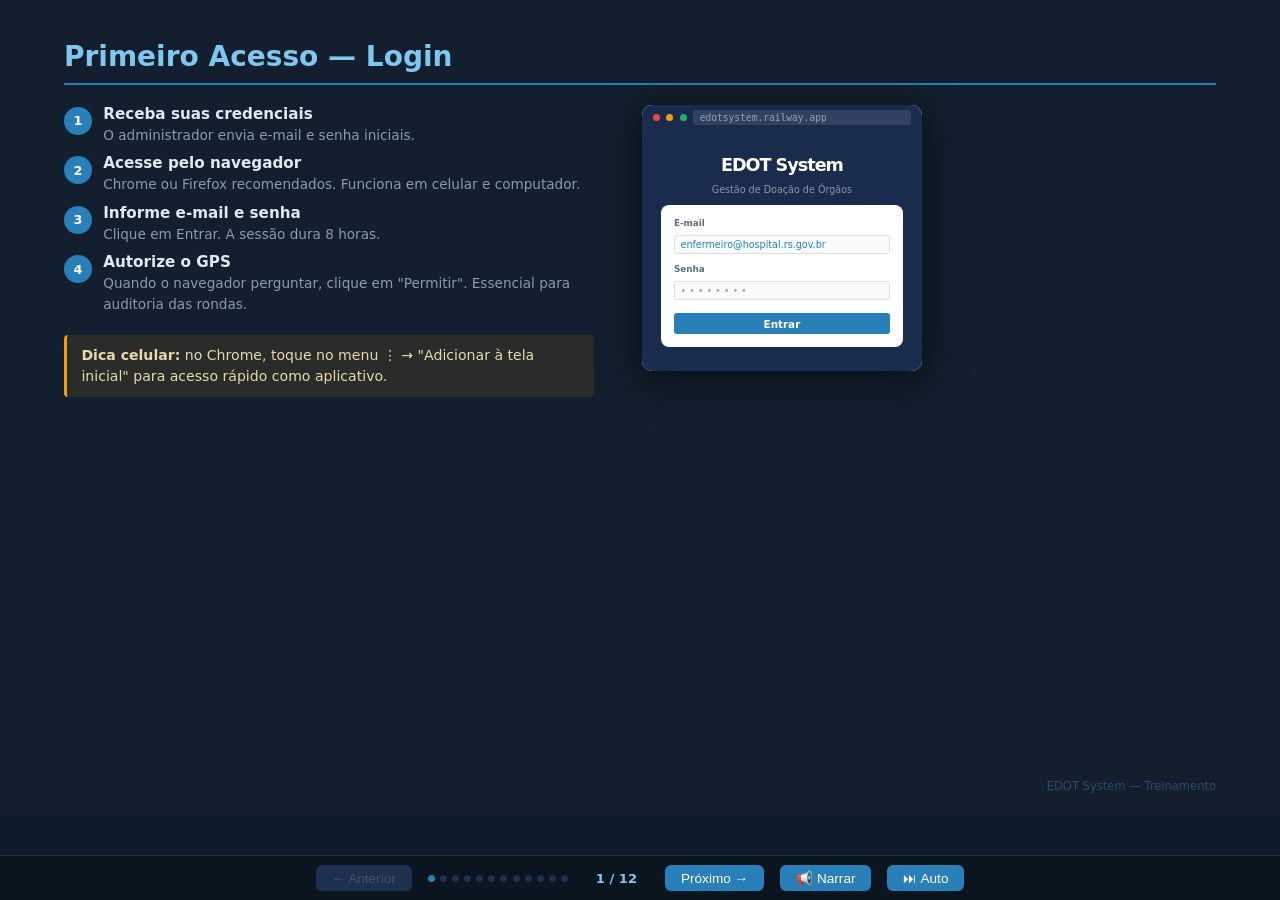
<file: index.html>
<!DOCTYPE html>
<html lang="pt-BR">
<head>
<meta charset="UTF-8">
<meta name="viewport" content="width=device-width, initial-scale=1.0">
<title>EDOT System — Treinamento</title>
<style>
*,*::before,*::after{box-sizing:border-box;margin:0;padding:0}
body{font-family:'Segoe UI',system-ui,sans-serif;background:#0d1b2a;color:#fff;height:100vh;overflow:hidden;display:flex;flex-direction:column;user-select:none}

/* ── Slideshow ── */
#slides{flex:1;position:relative;overflow:hidden}
.slide{position:absolute;inset:0;display:flex;flex-direction:column;padding:2.5rem 4rem 1.5rem;opacity:0;transform:translateX(80px);transition:opacity .3s ease,transform .3s ease;pointer-events:none}
.slide.ativo{opacity:1;transform:translateX(0);pointer-events:auto}
.slide.saindo{opacity:0;transform:translateX(-80px)}
.slide-row{display:flex;gap:3rem;align-items:flex-start;flex:1;min-height:0}
.slide-capa,.slide-fim{justify-content:center;align-items:center;text-align:center}

/* Fundos */
.fundo-azul{background:linear-gradient(135deg,#1a2c4e 0%,#2980b9 100%)}
.fundo-escuro{background:#131f2e}
.fundo-verde{background:linear-gradient(135deg,#1a4e2c 0%,#27ae60 100%)}

/* ── Subtítulo de narração ── */
#subtitulo{background:rgba(0,0,0,.75);backdrop-filter:blur(6px);padding:.45rem 1.5rem;font-size:.82rem;color:#d0e8ff;line-height:1.5;min-height:2.4rem;display:flex;align-items:center;justify-content:center;text-align:center;border-top:1px solid rgba(41,128,185,.3);transition:opacity .3s}
#subtitulo.vazio{opacity:0}

/* ── Barra de navegação ── */
#nav{background:#0a1520;display:flex;align-items:center;justify-content:center;gap:1rem;padding:.55rem 1.5rem;border-top:1px solid #1e3050;flex-wrap:wrap}
#nav button{background:#2980b9;color:#fff;border:none;border-radius:6px;padding:.32rem 1rem;font-size:.85rem;cursor:pointer;transition:background .2s;white-space:nowrap}
#nav button:hover{background:#1a6fa3}
#nav button:disabled{background:#1e3050;color:#456;cursor:default}
#btn-narracao{background:#1e3a50}
#btn-narracao.ativa{background:#c0392b}
#btn-narracao.ativa:hover{background:#a93226}
#btn-avanco{background:#1e3a50}
#btn-avanco.ativo{background:#1a6b3c}
#btn-avanco.ativo:hover{background:#145a32}
#contador{color:#7ec8f0;font-size:.82rem;min-width:65px;text-align:center;font-weight:600}
.pontos{display:flex;gap:.32rem;flex-wrap:wrap;justify-content:center;max-width:260px}
.ponto{width:7px;height:7px;border-radius:50%;background:#1e3050;cursor:pointer;transition:background .2s}
.ponto.ativo{background:#2980b9}

/* ── Tipografia ── */
.titulo-capa{font-size:4rem;font-weight:800;letter-spacing:-2px;line-height:1}
.sub-capa{font-size:1.3rem;color:rgba(255,255,255,.75);margin:1rem 0 2rem}
.pill{background:rgba(255,255,255,.15);border-radius:30px;padding:.5rem 1.5rem;font-size:.95rem;color:rgba(255,255,255,.85);display:inline-block}
.slide-titulo{font-size:1.75rem;font-weight:700;color:#7ec8f0;margin-bottom:1.25rem;padding-bottom:.6rem;border-bottom:2px solid #2980b9;flex-shrink:0}
.slide-titulo-full{font-size:2rem;font-weight:700;color:#7ec8f0;margin-bottom:1.5rem;text-align:center}

/* ── Colunas ── */
.col{display:flex;flex-direction:column;gap:.75rem}
.col-texto{flex:1;min-width:0;max-width:46%}
.col-mock{flex:1;min-width:0;display:flex;align-items:flex-start;justify-content:center}
.col-wide{flex:2}

/* ── Itens numerados ── */
.item{display:flex;gap:.7rem;align-items:flex-start}
.num{background:#2980b9;color:#fff;border-radius:50%;width:1.75rem;height:1.75rem;min-width:1.75rem;display:flex;align-items:center;justify-content:center;font-weight:700;font-size:.8rem;margin-top:.15rem}
.num.verde{background:#27ae60}
.num.roxo{background:#7b2fa8}
.corpo strong{display:block;font-size:.95rem;color:#e0e8f0;margin-bottom:.15rem}
.corpo span{font-size:.85rem;color:#8a9bb0;line-height:1.55}

/* ── Listas ── */
.lista{list-style:none;display:flex;flex-direction:column;gap:.55rem}
.lista li{font-size:.9rem;color:#b0c0d0;padding-left:1.2rem;position:relative;line-height:1.5}
.lista li::before{content:'→';position:absolute;left:0;color:#2980b9;font-weight:700}
.lista li strong{color:#e0e8f0}

/* ── Destaques ── */
.destaque{background:rgba(41,128,185,.12);border-left:3px solid #2980b9;border-radius:4px;padding:.6rem .9rem;font-size:.88rem;color:#b0d0e8;line-height:1.5}
.destaque b{color:#7ec8f0}
.destaque-amarelo{background:rgba(243,156,18,.1);border-left:3px solid #f39c12;border-radius:4px;padding:.6rem .9rem;font-size:.88rem;color:#e8d8b0;line-height:1.5}
.destaque-vermelho{background:rgba(231,76,60,.1);border-left:3px solid #e74c3c;border-radius:4px;padding:.6rem .9rem;font-size:.88rem;color:#e8c0b8;line-height:1.5}
.destaque-verde{background:rgba(39,174,96,.1);border-left:3px solid #27ae60;border-radius:4px;padding:.6rem .9rem;font-size:.88rem;color:#b0e0c0;line-height:1.5}

/* ── Perfis grid ── */
.perfis{display:grid;grid-template-columns:1fr 1fr;gap:.75rem;width:100%}
.perfil-card{background:rgba(255,255,255,.05);border:1px solid rgba(255,255,255,.1);border-radius:8px;padding:.8rem 1rem}
.perfil-titulo{font-weight:700;font-size:.95rem;margin-bottom:.3rem}
.perfil-desc{font-size:.82rem;color:#8a9bb0;line-height:1.5}

/* ── Hierarquia ── */
.hier{display:flex;flex-direction:column;align-items:center;gap:.25rem}
.hier-item{border-radius:8px;padding:.55rem 2.5rem;font-weight:600;font-size:1rem;text-align:center;min-width:180px}
.hier-seta{color:#2980b9;font-size:1.2rem}

/* ── Screen mockup ── */
.mock{background:#f0f4f8;border-radius:10px;overflow:hidden;width:100%;box-shadow:0 8px 40px rgba(0,0,0,.6);color:#2c3e50;font-size:.68rem}
.mock-bar{background:#1a2c4e;padding:.35rem .7rem;display:flex;align-items:center;gap:.4rem}
.dot{width:7px;height:7px;border-radius:50%}
.mock-url{flex:1;background:rgba(255,255,255,.1);border-radius:3px;padding:.12rem .4rem;font-size:.6rem;color:rgba(255,255,255,.5);font-family:monospace}
.mock-body{display:flex;min-height:180px}
.mock-sidebar{width:38px;background:#1a2c4e;display:flex;flex-direction:column;align-items:center;padding:.5rem 0;gap:.35rem}
.msb{width:26px;height:5px;background:rgba(255,255,255,.2);border-radius:3px}
.msb.a{background:#2980b9}
.mock-main{flex:1;padding:.65rem}
.mh{font-weight:700;font-size:.8rem;color:#1a2c4e;margin-bottom:.45rem}
.mcard{background:#fff;border-radius:5px;border:1px solid #dde1e7;padding:.45rem .55rem;margin-bottom:.35rem}
.mbtn{display:inline-block;padding:.18rem .45rem;border-radius:3px;font-size:.58rem;font-weight:700;cursor:default;color:#fff}
.mbtn.az{background:#2980b9}.mbtn.vd{background:#27ae60}.mbtn.vm{background:#e74c3c}.mbtn.ci{background:#95a5a6}.mbtn.am{background:#f39c12}.mbtn.rx{background:#7b2fa8}
.mstats{display:grid;grid-template-columns:repeat(3,1fr);gap:.3rem;margin-bottom:.4rem}
.msc{background:#fff;border-radius:4px;border:1px solid #dde1e7;padding:.3rem;text-align:center}
.mscv{font-size:.95rem;font-weight:700;color:#1a2c4e;line-height:1}
.mscl{font-size:.5rem;color:#7f8c8d;margin-top:.08rem}
.msc.vd .mscv{color:#27ae60}.msc.am .mscv{color:#f39c12}.msc.az .mscv{color:#2980b9}
.mtable{width:100%;border-collapse:collapse}
.mtable th{background:#f0f4f8;font-size:.6rem;font-weight:600;color:#5d6d7e;padding:.2rem .35rem;text-align:left;border-bottom:1px solid #dde1e7}
.mtable td{font-size:.6rem;padding:.18rem .35rem;border-bottom:1px solid #f0f0f0;color:#2c3e50}
.minput{background:#f8fafc;border:1px solid #dde1e7;border-radius:3px;padding:.18rem .35rem;font-size:.6rem;color:#555;margin-bottom:.2rem;width:100%;display:block}
.mlabel{font-size:.55rem;color:#7f8c8d;font-weight:600;margin-bottom:.08rem;display:block}
.mmodal{background:#fff;border-radius:7px;box-shadow:0 6px 25px rgba(0,0,0,.25);padding:.65rem}
.mmt{font-weight:700;font-size:.75rem;color:#1a2c4e;margin-bottom:.4rem;padding-bottom:.25rem;border-bottom:1px solid #dde1e7}

/* ── Badges ── */
.b{display:inline-block;padding:.1rem .4rem;border-radius:20px;font-size:.6rem;font-weight:700;white-space:nowrap}
.b-sc{background:#e8f4fd;color:#1a6fa3}.b-sp{background:#fff3e0;color:#b26a00}
.b-ac{background:#e8f8f5;color:#148f77}.b-pm{background:#f3e8fd;color:#7b2fa8}
.b-ms{background:#f2f3f4;color:#5d6d7e}.b-mc{background:#fef5e7;color:#9a5c00}
.b-cd{background:#e8f8f0;color:#1a6b3c}.b-sd{background:#fdecea;color:#c0392b}
.b-ar{background:#f2f3f4;color:#7f8c8d}.b-an{background:#fef9e7;color:#b7770d}

/* ── Fluxo status (diagrama) ── */
.fluxo{display:flex;flex-direction:column;gap:.65rem;width:100%}
.fl{display:flex;align-items:center;gap:.55rem;flex-wrap:wrap}
.fs{color:#7ec8f0;font-size:1.1rem;font-weight:300}
.fb{display:inline-flex;align-items:center;padding:.35rem .9rem;border-radius:20px;font-size:.82rem;font-weight:700;white-space:nowrap}
.fb-sc{background:#e8f4fd;color:#1a6fa3}.fb-sp{background:#fff3e0;color:#b26a00}
.fb-ac{background:#e8f8f5;color:#148f77}.fb-pm{background:#f3e8fd;color:#7b2fa8}
.fb-ms{background:#f2f3f4;color:#5d6d7e}.fb-mc{background:#fef5e7;color:#9a5c00}
.fb-cd{background:#e8f8f0;color:#1a6b3c}.fb-sd{background:#fdecea;color:#c0392b}
.fb-ar{background:#ecf0f1;color:#7f8c8d;border:1px solid #bdc3c7}
.fcond{background:rgba(255,255,255,.07);border-radius:4px;padding:.18rem .55rem;font-size:.75rem;color:#8a9bb0;font-style:italic}
.fsub{margin-left:2.5rem;padding-left:1rem;border-left:2px solid #2980b9;display:flex;flex-direction:column;gap:.5rem}

/* ── Ícone GPS ── */
.gps-demo{background:rgba(255,255,255,.05);border:1px solid rgba(255,255,255,.1);border-radius:8px;padding:.9rem 1.1rem;font-family:monospace;font-size:.88rem;color:#7ec8f0;line-height:1.8}
.gps-label{color:#8a9bb0;font-size:.75rem;font-family:inherit;margin-bottom:.2rem;display:block}

/* ── Rodapé do slide ── */
.slide-footer{text-align:right;font-size:.72rem;color:#2d4a6b;margin-top:.5rem;flex-shrink:0}

/* ── Indicador de voz ── */
#indicador-voz{position:fixed;top:.6rem;right:1rem;display:flex;align-items:center;gap:.4rem;background:rgba(10,21,32,.85);border:1px solid #2980b9;border-radius:20px;padding:.3rem .7rem;font-size:.75rem;color:#7ec8f0;opacity:0;transition:opacity .4s;pointer-events:none}
#indicador-voz.visivel{opacity:1}
.onda{display:flex;gap:2px;align-items:flex-end;height:14px}
.onda span{display:block;width:3px;background:#2980b9;border-radius:2px;animation:onda 0.8s ease-in-out infinite}
.onda span:nth-child(1){animation-delay:0s;height:4px}
.onda span:nth-child(2){animation-delay:.15s;height:10px}
.onda span:nth-child(3){animation-delay:.3s;height:7px}
.onda span:nth-child(4){animation-delay:.45s;height:12px}
.onda span:nth-child(5){animation-delay:.6s;height:5px}
@keyframes onda{0%,100%{transform:scaleY(.4)}50%{transform:scaleY(1)}}
</style>
</head>
<body>

<!-- Indicador de voz ativo -->
<div id="indicador-voz">
  <div class="onda"><span></span><span></span><span></span><span></span><span></span></div>
  <span id="ind-texto">Narrando...</span>
</div>

<div id="slides">

  <!-- ── 1. Login ── -->
  <div class="slide fundo-escuro ativo">
    <div class="slide-titulo">Primeiro Acesso — Login</div>
    <div class="slide-row">
      <div class="col col-texto">
        <div class="col" style="gap:.5rem">
          <div class="item"><div class="num">1</div><div class="corpo"><strong>Receba suas credenciais</strong><span>O administrador envia e-mail e senha iniciais.</span></div></div>
          <div class="item"><div class="num">2</div><div class="corpo"><strong>Acesse pelo navegador</strong><span>Chrome ou Firefox recomendados. Funciona em celular e computador.</span></div></div>
          <div class="item"><div class="num">3</div><div class="corpo"><strong>Informe e-mail e senha</strong><span>Clique em Entrar. A sessão dura 8 horas.</span></div></div>
          <div class="item"><div class="num">4</div><div class="corpo"><strong>Autorize o GPS</strong><span>Quando o navegador perguntar, clique em "Permitir". Essencial para auditoria das rondas.</span></div></div>
        </div>
        <div class="destaque-amarelo" style="margin-top:.5rem"><b>Dica celular:</b> no Chrome, toque no menu ⋮ → "Adicionar à tela inicial" para acesso rápido como aplicativo.</div>
      </div>
      <div class="col col-mock">
        <div class="mock" style="max-width:280px">
          <div class="mock-bar">
            <div class="dot" style="background:#e74c3c"></div><div class="dot" style="background:#f39c12"></div><div class="dot" style="background:#27ae60"></div>
            <div class="mock-url">edotsystem.railway.app</div>
          </div>
          <div style="background:#1a2c4e;padding:1.5rem 1.2rem;display:flex;flex-direction:column;align-items:center;gap:.6rem">
            <div style="font-size:1.1rem;font-weight:800;color:#fff;letter-spacing:-1px">EDOT System</div>
            <div style="font-size:.6rem;color:rgba(255,255,255,.5)">Gestão de Doação de Órgãos</div>
            <div style="background:#fff;border-radius:8px;padding:.8rem;width:100%;display:flex;flex-direction:column;gap:.4rem">
              <span class="mlabel" style="color:#5d6d7e">E-mail</span>
              <div class="minput" style="color:#2980b9">enfermeiro@hospital.rs.gov.br</div>
              <span class="mlabel" style="color:#5d6d7e">Senha</span>
              <div class="minput" style="color:#aaa;letter-spacing:3px">••••••••</div>
              <div class="mbtn az" style="text-align:center;padding:.3rem;margin-top:.2rem;font-size:.65rem">Entrar</div>
            </div>
          </div>
        </div>
      </div>
    </div>
    <div class="slide-footer">EDOT System — Treinamento</div>
  </div>

  <!-- ── 5. Dashboard ── -->
  <div class="slide fundo-escuro">
    <div class="slide-titulo">Dashboard — Visão Geral</div>
    <div class="slide-row">
      <div class="col col-texto">
        <p style="font-size:.95rem;color:#b0c0d0;line-height:1.6">Primeira tela após o login. Mostra um <strong style="color:#7ec8f0">resumo em tempo real</strong> do hospital.</p>
        <ul class="lista" style="margin-top:.5rem">
          <li><strong>Cards de estatísticas</strong> — pacientes por fase clínica, rondas realizadas e leitos visitados</li>
          <li><strong>Filtro de período</strong> — 7, 30 ou 90 dias</li>
          <li><strong>Lista de pacientes ativos</strong> — os casos mais recentes com status e setor</li>
          <li><strong>Rondas recentes</strong> — histórico das últimas rondas do hospital</li>
        </ul>
        <div class="destaque" style="margin-top:.5rem"><b>OPO / CET:</b> veem dados de todos os hospitais sob sua supervisão.</div>
      </div>
      <div class="col col-mock">
        <div class="mock">
          <div class="mock-bar">
            <div class="dot" style="background:#e74c3c"></div><div class="dot" style="background:#f39c12"></div><div class="dot" style="background:#27ae60"></div>
            <div class="mock-url">edotsystem.railway.app/dashboard</div>
          </div>
          <div class="mock-body">
            <div class="mock-sidebar"><div class="msb a"></div><div class="msb"></div><div class="msb"></div><div class="msb"></div></div>
            <div class="mock-main">
              <div style="display:flex;justify-content:space-between;align-items:center;margin-bottom:.5rem">
                <div class="mh" style="margin:0">Dashboard</div>
                <select style="font-size:.55rem;padding:.1rem .3rem;border:1px solid #dde;border-radius:3px;color:#555"><option>30 dias</option></select>
              </div>
              <div class="mstats">
                <div class="msc"><div class="mscv">4</div><div class="mscl">Em Sedação</div></div>
                <div class="msc am"><div class="mscv">2</div><div class="mscl">Protocolo M.E.</div></div>
                <div class="msc vd"><div class="mscv">1</div><div class="mscl">M.E. Com Doação</div></div>
                <div class="msc"><div class="mscv">12</div><div class="mscl">Rondas</div></div>
                <div class="msc"><div class="mscv">1</div><div class="mscl">M.E. Confirmado</div></div>
                <div class="msc az"><div class="mscv">87</div><div class="mscl">Leitos Visitados</div></div>
              </div>
              <div class="mcard">
                <div class="mh" style="font-size:.65rem;margin-bottom:.3rem">Pacientes Ativos</div>
                <table class="mtable">
                  <thead><tr><th>Iniciais</th><th>Status</th><th>Setor</th></tr></thead>
                  <tbody>
                    <tr><td>A.M.S.</td><td><span class="b b-pm">Protocolo M.E.</span></td><td>UTI</td></tr>
                    <tr><td>R.C.F.</td><td><span class="b b-sc">Sedação Contínua</span></td><td>PS</td></tr>
                    <tr><td>J.P.L.</td><td><span class="b b-ac">Acompanhamento</span></td><td>UTI</td></tr>
                  </tbody>
                </table>
              </div>
            </div>
          </div>
        </div>
      </div>
    </div>
    <div class="slide-footer">EDOT System — Treinamento</div>
  </div>

  <!-- ── 6. Iniciar Ronda ── -->
  <div class="slide fundo-escuro">
    <div class="slide-titulo">Realizando uma Ronda — Abertura</div>
    <div class="slide-row">
      <div class="col col-texto">
        <div class="col" style="gap:.5rem">
          <div class="item"><div class="num">1</div><div class="corpo"><strong>Menu lateral → Rondas</strong><span>Veja o histórico de rondas do seu hospital.</span></div></div>
          <div class="item"><div class="num">2</div><div class="corpo"><strong>Clique em "Nova Ronda"</strong><span>Selecione o turno: Manhã, Tarde, Noite ou Plantão.</span></div></div>
          <div class="item"><div class="num">3</div><div class="corpo"><strong>Selecione o setor</strong><span>Se a ronda cobrir apenas um setor, selecione. Caso cubra todo o hospital, deixe em branco.</span></div></div>
          <div class="item"><div class="num">4</div><div class="corpo"><strong>Clique em "Iniciar Ronda"</strong><span>O sistema captura a geolocalização e registra o horário de início.</span></div></div>
        </div>
        <div class="destaque-verde" style="margin-top:.5rem"><b>Atenção:</b> abra a ronda <b>dentro do hospital</b>, com o GPS do celular ativado. O ponto GPS ficará registrado para auditoria.</div>
      </div>
      <div class="col col-mock">
        <div class="mock">
          <div class="mock-bar">
            <div class="dot" style="background:#e74c3c"></div><div class="dot" style="background:#f39c12"></div><div class="dot" style="background:#27ae60"></div>
            <div class="mock-url">edotsystem.railway.app/ronda</div>
          </div>
          <div class="mock-body">
            <div class="mock-sidebar"><div class="msb"></div><div class="msb"></div><div class="msb a"></div><div class="msb"></div></div>
            <div class="mock-main">
              <div style="display:flex;justify-content:space-between;align-items:center;margin-bottom:.4rem">
                <div class="mh" style="margin:0">Rondas</div>
                <div class="mbtn vd" style="font-size:.58rem">+ Nova Ronda</div>
              </div>
              <div class="mcard" style="background:#fff9e6;border-color:#f39c12">
                <div class="mmt" style="color:#b26a00;border-color:#f39c12">Iniciar Nova Ronda</div>
                <span class="mlabel">Turno *</span>
                <div class="minput" style="color:#2980b9">▾ Manhã</div>
                <span class="mlabel">Setor (opcional)</span>
                <div class="minput" style="color:#2980b9">▾ UTI Adulto</div>
                <span class="mlabel">Observações iniciais</span>
                <div class="minput" style="height:28px"></div>
                <div style="text-align:right;margin-top:.3rem"><div class="mbtn vd" style="font-size:.6rem">📍 Iniciar Ronda</div></div>
              </div>
            </div>
          </div>
        </div>
      </div>
    </div>
    <div class="slide-footer">EDOT System — Treinamento</div>
  </div>

  <!-- ── 7. Pacientes na Ronda ── -->
  <div class="slide fundo-escuro">
    <div class="slide-titulo">Durante a Ronda — Acompanhar Pacientes</div>
    <div class="slide-row">
      <div class="col col-texto">
        <p style="font-size:.92rem;color:#b0c0d0;line-height:1.6">Após abrir a ronda, você verá <strong style="color:#7ec8f0">todos os pacientes ativos do hospital</strong> — automaticamente.</p>
        <div class="col" style="gap:.45rem;margin-top:.5rem">
          <div class="item"><div class="num">1</div><div class="corpo"><strong>Revise os casos existentes</strong><span>Pacientes de rondas anteriores já aparecem listados. Atualize o status de cada um conforme a visita de hoje.</span></div></div>
          <div class="item"><div class="num">2</div><div class="corpo"><strong>Registre novo caso</strong><span>Encontrou um novo paciente sedado? Clique em "Registrar Potencial".</span></div></div>
          <div class="item"><div class="num" style="background:#7b2fa8">!</div><div class="corpo"><strong>Nenhum PD encontrado?</strong><span>Clique em "Registrar ronda sem PD e encerrar" para registrar a passagem para auditoria mesmo sem casos.</span></div></div>
        </div>
        <div class="destaque" style="margin-top:.5rem">Os pacientes <b>não são apagados</b> ao encerrar a ronda — permanecem até serem arquivados.</div>
      </div>
      <div class="col col-mock">
        <div class="mock">
          <div class="mock-bar">
            <div class="dot" style="background:#e74c3c"></div><div class="dot" style="background:#f39c12"></div><div class="dot" style="background:#27ae60"></div>
            <div class="mock-url">edotsystem.railway.app/ronda</div>
          </div>
          <div class="mock-body">
            <div class="mock-sidebar"><div class="msb"></div><div class="msb"></div><div class="msb a"></div><div class="msb"></div></div>
            <div class="mock-main">
              <div style="display:flex;justify-content:space-between;align-items:center;margin-bottom:.35rem">
                <div><div class="mh" style="margin:0;font-size:.72rem">Hospital Lauro Réus — Manhã</div><div style="font-size:.55rem;color:#7f8c8d">Iniciada 08:14 · Em andamento</div></div>
                <div style="display:flex;gap:.3rem"><div class="mbtn vd" style="font-size:.55rem">+ Registrar</div><div class="mbtn vm" style="font-size:.55rem">Encerrar</div></div>
              </div>
              <div class="mcard">
                <table class="mtable">
                  <thead><tr><th>Iniciais</th><th>Pron.</th><th>Status</th><th>Ação</th></tr></thead>
                  <tbody>
                    <tr><td>A.M.S.</td><td>089234</td><td><span class="b b-pm">Protocolo M.E.</span></td><td><div class="mbtn ci" style="font-size:.52rem">Atualizar</div></td></tr>
                    <tr><td>R.C.F.</td><td>091002</td><td><span class="b b-sc">Sedação Cont.</span></td><td><div class="mbtn am" style="font-size:.52rem">Pausar</div></td></tr>
                    <tr><td>J.P.L.</td><td>087541</td><td><span class="b b-ac">Acompanhamento</span></td><td><div class="mbtn rx" style="font-size:.52rem">Protocolo</div></td></tr>
                  </tbody>
                </table>
              </div>
            </div>
          </div>
        </div>
      </div>
    </div>
    <div class="slide-footer">EDOT System — Treinamento</div>
  </div>

  <!-- ── 8. Registrar Potencial ── -->
  <div class="slide fundo-escuro">
    <div class="slide-titulo">Registrar Novo Potencial Doador</div>
    <div class="slide-row">
      <div class="col col-texto">
        <p style="font-size:.92rem;color:#b0c0d0;line-height:1.6">Ao identificar um novo caso, clique em <strong style="color:#7ec8f0">"Registrar Potencial"</strong> dentro da ronda aberta.</p>
        <ul class="lista" style="margin-top:.5rem">
          <li><strong>Iniciais</strong> — ex.: J.C.S. (nunca o nome completo — LGPD)</li>
          <li><strong>Prontuário</strong> — número único do hospital. Impede duplicatas.</li>
          <li><strong>Status inicial</strong> — selecione a fase clínica atual</li>
          <li><strong>Setor</strong> — pré-preenchido com o setor da ronda</li>
          <li><strong>Causa / Diagnóstico</strong> — ex.: TCE grave, AVC hemorrágico</li>
          <li><strong>Observações</strong> — dados clínicos relevantes para a equipe</li>
        </ul>
        <div class="destaque-vermelho" style="margin-top:.5rem"><b>LGPD:</b> registre apenas <b>iniciais</b> (ex.: J.C.S.), nunca o nome completo.</div>
      </div>
      <div class="col col-mock">
        <div class="mock" style="max-width:290px">
          <div class="mock-bar">
            <div class="dot" style="background:#e74c3c"></div><div class="dot" style="background:#f39c12"></div><div class="dot" style="background:#27ae60"></div>
            <div class="mock-url">Modal — Registrar Potencial Doador</div>
          </div>
          <div style="padding:.6rem;background:#f0f4f8">
            <div class="mmodal">
              <div class="mmt">Registrar Potencial Doador</div>
              <span class="mlabel">Iniciais * <span style="color:#e74c3c">(LGPD — não registrar nome)</span></span>
              <div class="minput" style="color:#2980b9">A.M.S.</div>
              <div style="display:grid;grid-template-columns:1fr 1fr;gap:.3rem">
                <div><span class="mlabel">Prontuário *</span><div class="minput">089234</div></div>
                <div><span class="mlabel">Status inicial *</span><div class="minput" style="color:#2980b9">▾ Sedação Contínua</div></div>
                <div><span class="mlabel">Nascimento</span><div class="minput">1962-03-15</div></div>
                <div><span class="mlabel">Setor</span><div class="minput" style="color:#27ae60">✔ UTI Adulto</div></div>
              </div>
              <span class="mlabel">Causa / Diagnóstico</span>
              <div class="minput">TCE grave</div>
              <div style="display:flex;justify-content:flex-end;gap:.3rem;margin-top:.4rem">
                <div class="mbtn ci" style="font-size:.6rem">Cancelar</div>
                <div class="mbtn vd" style="font-size:.6rem">✔ Registrar</div>
              </div>
            </div>
          </div>
        </div>
      </div>
    </div>
    <div class="slide-footer">EDOT System — Treinamento</div>
  </div>

  <!-- ── 9. Fluxo de Status ── -->
  <div class="slide fundo-escuro">
    <div class="slide-titulo-full">Fluxo de Status Clínico</div>
    <div class="fluxo">
      <div class="fl">
        <span class="fb fb-sc">Sedação Contínua</span><span class="fs">→</span>
        <span class="fcond">Pausar Sedação</span><span class="fs">→</span>
        <span class="fb fb-sp">Sedação Pausada</span>
      </div>
      <div style="margin-left:1rem;display:flex;flex-direction:column;gap:.4rem;padding-left:.9rem;border-left:2px solid #2980b9">
        <div class="fl"><span class="fcond">Reflexos do Tronco Encefálico AUSENTES</span><span class="fs">→</span><span class="fb fb-pm">Protocolo M.E. em Andamento</span></div>
        <div class="fl"><span class="fcond">Reflexos do Tronco Encefálico PRESENTES</span><span class="fs">→</span><span class="fb fb-ac">Acompanhamento</span><span class="fs">→</span><span class="fcond">Reavaliado nas próximas rondas</span><span class="fs">→</span><span class="fb fb-pm">Protocolo M.E.</span><span class="fs">ou</span><span class="fb fb-ar">Arquivar Caso</span></div>
      </div>
      <div style="margin-left:1rem;display:flex;flex-direction:column;gap:.4rem;padding-left:.9rem;border-left:2px solid #7b2fa8">
        <div class="fl"><span class="fcond">M.E. não confirmada</span><span class="fs">→</span><span class="fb fb-ms">M.E. Sem Confirmação</span><span class="fs">→</span><span class="fb fb-ar">Arquivar Caso</span></div>
        <div class="fl"><span class="fcond">M.E. confirmada</span><span class="fs">→</span><span class="fb fb-mc">M.E. Confirmado</span></div>
      </div>
      <div class="fsub" style="margin-left:2rem">
        <div class="fl"><span class="fb fb-mc">M.E. Confirmado</span><span class="fs">→</span><span class="fcond">Família aceitou</span><span class="fs">→</span><span class="fb fb-cd">M.E. Com Doação</span><span class="fs">→</span><span class="fb fb-ar">Arquivar</span></div>
        <div class="fl"><span class="fb fb-mc">M.E. Confirmado</span><span class="fs">→</span><span class="fcond">Família recusou / contraindicação</span><span class="fs">→</span><span class="fb fb-sd">M.E. Sem Doação</span><span class="fs">→</span><span class="fb fb-ar">Arquivar</span></div>
      </div>
    </div>
    <div class="destaque" style="margin-top:.75rem;font-size:.82rem">Os botões de ação <b>mudam automaticamente</b> conforme o status atual. Não é possível pular etapas. Somente os status finais permitem arquivamento.</div>
    <div class="slide-footer">EDOT System — Treinamento</div>
  </div>

  <!-- ── 10. Atualizar Status ── -->
  <div class="slide fundo-escuro">
    <div class="slide-titulo">Atualizando o Status na Ronda</div>
    <div class="slide-row">
      <div class="col col-texto">
        <p style="font-size:.92rem;color:#b0c0d0;line-height:1.6">Na linha do paciente, clique no botão correspondente ao resultado da avaliação clínica de hoje.</p>
        <div class="col" style="gap:.5rem;margin-top:.5rem">
          <div class="item"><div class="num">1</div><div class="corpo"><strong>Clique no botão de ação</strong><span>Ex.: "TE Ausentes → Protocolo M.E." se os reflexos estiverem ausentes.</span></div></div>
          <div class="item"><div class="num">2</div><div class="corpo"><strong>Janela de confirmação</strong><span>Informe uma observação clínica (opcional, mas recomendado). Descreva exames, intercorrências ou evolução.</span></div></div>
          <div class="item"><div class="num">3</div><div class="corpo"><strong>Confirme</strong><span>O status é atualizado imediatamente com registro de quem alterou, quando e de qual status para qual.</span></div></div>
        </div>
        <div class="destaque" style="margin-top:.5rem">Toda alteração fica no <b>histórico do paciente</b> — data, hora, usuário e observação. Rastreabilidade completa.</div>
      </div>
      <div class="col col-mock">
        <div class="mock" style="max-width:290px">
          <div class="mock-bar">
            <div class="dot" style="background:#e74c3c"></div><div class="dot" style="background:#f39c12"></div><div class="dot" style="background:#27ae60"></div>
            <div class="mock-url">Modal — Atualizar Status</div>
          </div>
          <div style="padding:.6rem;background:#f0f4f8">
            <div class="mmodal">
              <div class="mmt">Atualizar Status</div>
              <div style="font-size:.7rem;font-weight:700;color:#1a2c4e;margin-bottom:.4rem">A.M.S.</div>
              <div style="background:#f3e8fd;border-radius:4px;padding:.3rem .4rem;font-size:.65rem;color:#7b2fa8;font-weight:600;margin-bottom:.4rem;text-align:center">Confirmar: TE Ausentes → Protocolo M.E.</div>
              <span class="mlabel">Observação (opcional)</span>
              <div class="minput" style="height:36px;padding:.2rem .35rem;font-size:.6rem;color:#555">Pupilas fixas e midriáticas. Iniciado protocolo conforme protocolo hospitalar.</div>
              <div style="display:flex;justify-content:flex-end;gap:.3rem;margin-top:.4rem">
                <div class="mbtn ci" style="font-size:.6rem">Fechar</div>
                <div class="mbtn rx" style="font-size:.6rem">Confirmar</div>
              </div>
            </div>
            <div class="mcard" style="margin-top:.4rem;background:#f0f4f8">
              <div style="font-size:.6rem;font-weight:700;color:#1a2c4e;margin-bottom:.25rem">Histórico de Alterações</div>
              <div style="font-size:.55rem;color:#7f8c8d;line-height:1.6">
                <div>05/05 08:32 · <b>status</b>: sedacao_continua → <span style="color:#7b2fa8">protocolo_me</span></div>
                <div style="color:#aaa">Pupilas fixas e midriáticas...</div>
                <div style="margin-top:.15rem">03/05 09:15 · <b>criacao</b>: sedacao_continua</div>
              </div>
            </div>
          </div>
        </div>
      </div>
    </div>
    <div class="slide-footer">EDOT System — Treinamento</div>
  </div>

  <!-- ── 11. Encerrar Ronda ── -->
  <div class="slide fundo-escuro">
    <div class="slide-titulo">Encerrando a Ronda</div>
    <div class="slide-row">
      <div class="col col-texto">
        <p style="font-size:.92rem;color:#b0c0d0;line-height:1.6">Ao terminar a visita aos leitos, clique em <strong style="color:#e87060">"Encerrar Ronda"</strong>.</p>
        <div class="col" style="gap:.5rem;margin-top:.5rem">
          <div class="item"><div class="num">1</div><div class="corpo"><strong>Informe os leitos visitados</strong><span>Total de leitos avaliados durante esta ronda.</span></div></div>
          <div class="item"><div class="num">2</div><div class="corpo"><strong>Potenciais encontrados</strong><span>Quantos novos PDs foram identificados nesta passagem.</span></div></div>
          <div class="item"><div class="num">3</div><div class="corpo"><strong>Observação final</strong><span>Resumo da ronda, intercorrências, pendências.</span></div></div>
          <div class="item"><div class="num" style="background:#27ae60">✓</div><div class="corpo"><strong>Confirme o encerramento</strong><span>O sistema registra a geolocalização de encerramento. A ronda aparece como "Encerrada" na lista.</span></div></div>
        </div>
        <div class="destaque-amarelo" style="margin-top:.5rem"><b>Ronda sem PD:</b> se não encontrou nenhum caso, use o botão "Registrar ronda sem PD e encerrar" — a ronda fica registrada para auditoria.</div>
      </div>
      <div class="col col-mock">
        <div class="mock" style="max-width:270px">
          <div class="mock-bar">
            <div class="dot" style="background:#e74c3c"></div><div class="dot" style="background:#f39c12"></div><div class="dot" style="background:#27ae60"></div>
            <div class="mock-url">Modal — Encerrar Ronda</div>
          </div>
          <div style="padding:.6rem;background:#f0f4f8">
            <div class="mmodal">
              <div class="mmt" style="color:#c0392b;border-color:#e74c3c">Encerrar Ronda</div>
              <div style="display:grid;grid-template-columns:1fr 1fr;gap:.3rem">
                <div><span class="mlabel">Leitos Visitados</span><div class="minput" style="color:#2980b9;text-align:center;font-weight:700">14</div></div>
                <div><span class="mlabel">Potenciais encontrados</span><div class="minput" style="color:#27ae60;text-align:center;font-weight:700">1</div></div>
              </div>
              <span class="mlabel">Observações finais</span>
              <div class="minput" style="height:32px;color:#555;font-size:.58rem">1 novo caso UTI leito 7. Demais estáveis.</div>
              <div style="display:flex;justify-content:flex-end;gap:.3rem;margin-top:.4rem">
                <div class="mbtn ci" style="font-size:.6rem">Cancelar</div>
                <div class="mbtn vm" style="font-size:.6rem">📍 Encerrar Ronda</div>
              </div>
            </div>
          </div>
        </div>
      </div>
    </div>
    <div class="slide-footer">EDOT System — Treinamento</div>
  </div>

  <!-- ── 12. Tela Pacientes ── -->
  <div class="slide fundo-escuro">
    <div class="slide-titulo">Tela de Pacientes</div>
    <div class="slide-row">
      <div class="col col-texto">
        <p style="font-size:.92rem;color:#b0c0d0;line-height:1.6">Acesse pelo menu lateral. Exibe <strong style="color:#7ec8f0">todos os pacientes ativos</strong> com filtros avançados.</p>
        <ul class="lista" style="margin-top:.5rem">
          <li><strong>Buscar por iniciais ou prontuário</strong></li>
          <li><strong>Filtrar por status clínico</strong> — ex.: ver apenas pacientes em Protocolo M.E.</li>
          <li><strong>Editar</strong> — atualizar setor, diagnóstico, observações ou status</li>
          <li><strong>Histórico completo</strong> — todas as alterações com data, hora e usuário</li>
          <li><strong>Arquivar</strong> — disponível apenas nos status finais</li>
        </ul>
        <div class="destaque" style="margin-top:.5rem">Pacientes arquivados <b>saem da lista de rondas</b>. Ainda são consultáveis pelo filtro "Arquivado".</div>
      </div>
      <div class="col col-mock">
        <div class="mock">
          <div class="mock-bar">
            <div class="dot" style="background:#e74c3c"></div><div class="dot" style="background:#f39c12"></div><div class="dot" style="background:#27ae60"></div>
            <div class="mock-url">edotsystem.railway.app/paciente</div>
          </div>
          <div class="mock-body">
            <div class="mock-sidebar"><div class="msb"></div><div class="msb a"></div><div class="msb"></div><div class="msb"></div></div>
            <div class="mock-main">
              <div style="display:flex;justify-content:space-between;align-items:center;margin-bottom:.35rem">
                <div class="mh" style="margin:0">Pacientes</div>
                <div class="mbtn vd" style="font-size:.55rem">+ Novo Paciente</div>
              </div>
              <div class="mcard" style="padding:.3rem .5rem">
                <div style="display:flex;gap:.3rem">
                  <div class="minput" style="flex:2;margin:0">🔍 Buscar...</div>
                  <div class="minput" style="flex:1;margin:0;color:#2980b9">▾ Todos</div>
                  <div class="mbtn az" style="font-size:.55rem">Buscar</div>
                </div>
              </div>
              <div class="mcard" style="padding:.3rem .5rem">
                <table class="mtable">
                  <thead><tr><th>Iniciais</th><th>Pron.</th><th>Status</th><th></th></tr></thead>
                  <tbody>
                    <tr><td>A.M.S.</td><td>089234</td><td><span class="b b-pm">Protocolo M.E.</span></td><td><div class="mbtn az" style="font-size:.5rem">Editar</div></td></tr>
                    <tr><td>R.C.F.</td><td>091002</td><td><span class="b b-sc">Sedação Cont.</span></td><td><div class="mbtn az" style="font-size:.5rem">Editar</div></td></tr>
                    <tr><td>J.P.L.</td><td>087541</td><td><span class="b b-ac">Acompanhamento</span></td><td><div class="mbtn az" style="font-size:.5rem">Editar</div></td></tr>
                    <tr><td>M.O.B.</td><td>092100</td><td><span class="b b-mc">M.E. Confirmado</span></td><td><div class="mbtn az" style="font-size:.5rem">Editar</div></td></tr>
                  </tbody>
                </table>
              </div>
            </div>
          </div>
        </div>
      </div>
    </div>
    <div class="slide-footer">EDOT System — Treinamento</div>
  </div>

  <!-- ── 13. LGPD e GPS ── -->
  <div class="slide fundo-escuro">
    <div class="slide-titulo">LGPD e Geolocalização</div>
    <div class="slide-row" style="gap:2.5rem">
      <div class="col" style="flex:1">
        <div style="font-size:.88rem;font-weight:700;color:#f39c12;margin-bottom:.5rem;text-transform:uppercase;letter-spacing:.05em">⚖ LGPD — Proteção de Dados</div>
        <ul class="lista" style="gap:.5rem">
          <li>Registre apenas as <strong>iniciais do paciente</strong> (ex.: J.C.S.)</li>
          <li>Nunca registre o nome completo no sistema</li>
          <li>O prontuário identifica o paciente internamente</li>
          <li>Data de nascimento: somente quando essencial para o caso</li>
        </ul>
        <div class="destaque-amarelo" style="margin-top:.75rem"><b>Por quê?</b> O sistema pode ser auditado por perfis externos. Dados pessoais completos ferem a LGPD — Lei 13.709 de 2018.</div>
      </div>
      <div style="width:1px;background:rgba(255,255,255,.1);flex-shrink:0"></div>
      <div class="col" style="flex:1">
        <div style="font-size:.88rem;font-weight:700;color:#7ec8f0;margin-bottom:.5rem;text-transform:uppercase;letter-spacing:.05em">📍 Geolocalização de Auditoria</div>
        <ul class="lista" style="gap:.5rem">
          <li>O sistema captura GPS ao <strong>iniciar</strong> e ao <strong>encerrar</strong> cada ronda</li>
          <li>Coordenadas e precisão ficam visíveis no detalhe da ronda</li>
          <li>Link direto para <strong>Google Maps</strong> para verificação em auditoria</li>
          <li>Se o GPS for negado: ronda registrada, mas <strong>sem coordenadas</strong> — anotado na auditoria</li>
        </ul>
        <div class="gps-demo" style="margin-top:.75rem">
          <span class="gps-label">Início da ronda</span>
          -29.987234, -51.012456 &nbsp; ±8 m<br>
          <a style="font-size:.78rem;color:#7ec8f0">Ver no mapa ↗</a><br><br>
          <span class="gps-label">Encerramento</span>
          -29.987198, -51.012401 &nbsp; ±12 m<br>
          <a style="font-size:.78rem;color:#7ec8f0">Ver no mapa ↗</a>
        </div>
      </div>
    </div>
    <div class="slide-footer">EDOT System — Treinamento</div>
  </div>

  <!-- ── 14. Dicas e Suporte ── -->
  <div class="slide fundo-escuro">
    <div class="slide-titulo">Dicas Rápidas</div>
    <div class="slide-row" style="gap:2.5rem">
      <div class="col" style="flex:1">
        <ul class="lista">
          <li><strong>Celular:</strong> toque em ☰ para abrir o menu lateral</li>
          <li><strong>Ronda interrompida:</strong> a ronda continua aberta se você fechar o app — acesse novamente e clique em "Acompanhar"</li>
          <li><strong>Prontuário duplicado:</strong> o sistema avisa se o prontuário já estiver cadastrado no mesmo hospital</li>
          <li><strong>Sessão expirada:</strong> a sessão dura 8 horas — após esse tempo o sistema pede novo login</li>
          <li><strong>Filtro de período:</strong> no Dashboard, ajuste para 7, 30 ou 90 dias conforme necessário</li>
        </ul>
      </div>
      <div style="width:1px;background:rgba(255,255,255,.1);flex-shrink:0"></div>
      <div class="col" style="flex:1">
        <div style="font-size:.88rem;font-weight:700;color:#7ec8f0;margin-bottom:.75rem;text-transform:uppercase;letter-spacing:.05em">Suporte</div>
        <p style="font-size:.92rem;color:#b0c0d0;line-height:1.6;margin-bottom:.75rem">Em caso de dúvidas ou problemas, informe ao suporte:</p>
        <ul class="lista">
          <li>Seu <strong>perfil de usuário</strong> (Membro EDOT, Coordenador, etc.)</li>
          <li>A <strong>tela</strong> onde o problema ocorreu</li>
          <li>A <strong>mensagem de erro</strong> exibida</li>
        </ul>
        <div class="destaque-verde" style="margin-top:.75rem">O tutorial completo está disponível no próprio sistema em <b>Menu → Tutorial</b>.</div>
      </div>
    </div>
    <div class="slide-footer">EDOT System — Treinamento</div>
  </div>

  <!-- ── 15. Fim ── -->
  <div class="slide slide-fim fundo-verde">
    <div style="font-size:3rem;margin-bottom:.5rem">🫀</div>
    <div class="titulo-capa" style="font-size:2.8rem">Pronto para começar!</div>
    <div class="sub-capa">Cada ronda registrada contribui para identificar um potencial doador.<br>Juntos salvamos mais vidas.</div>
    <div style="display:flex;gap:1rem;flex-wrap:wrap;justify-content:center;margin-top:1rem">
      <span class="pill" style="background:rgba(255,255,255,.2)">Busca ativa salva vidas</span>
      <span class="pill" style="background:rgba(255,255,255,.2)">EDOT System — Gestão de Doação de Órgãos</span>
    </div>
  </div>

</div><!-- /slides -->

<!-- ── Subtítulo ── -->
<div id="subtitulo" class="vazio"></div>

<!-- ── Navegação ── -->
<div id="nav">
  <button id="btn-ant" onclick="navegar(-1)" disabled>← Anterior</button>
  <div class="pontos" id="pontos"></div>
  <span id="contador">1 / 12</span>
  <button id="btn-prox" onclick="navegar(1)">Próximo →</button>
  <button id="btn-narracao" onclick="toggleNarracao()" title="Ativar narração por voz (pt-BR)">📢 Narrar</button>
  <button id="btn-avanco" onclick="toggleAvanco()" title="Avançar automaticamente após narração">⏭ Auto</button>
</div>

<script>
// ── Narração de cada slide ──────────────────────────────────────────────────
const NARRACOES = [
  // 1 - Login
  "Para o primeiro acesso, você receberá seu e-mail e senha do administrador do sistema. Acesse pelo navegador Chrome ou Firefox — o sistema funciona tanto no celular quanto no computador. Informe seu e-mail e senha e clique em Entrar. A sessão dura 8 horas. Quando o navegador perguntar sobre permissão de localização, clique em Permitir — o GPS é essencial para registrar a geolocalização das rondas. Uma dica para o celular: no Chrome, toque no menu e escolha Adicionar à tela inicial para acessar o sistema como se fosse um aplicativo.",

  // 5 - Dashboard
  "Após o login você verá o Dashboard, a tela principal do sistema. Ela mostra um resumo em tempo real do hospital: quantos pacientes estão em cada fase clínica, quantas rondas foram realizadas e quantos leitos foram visitados no período. Você pode filtrar os dados para os últimos 7, 30 ou 90 dias. Abaixo dos cards aparecem os pacientes ativos e as rondas mais recentes. Auditores da OPO e da CET visualizam os dados de todos os hospitais sob sua supervisão.",

  // 6 - Iniciar Ronda
  "Para realizar uma ronda, acesse o menu Rondas no painel lateral e clique em Nova Ronda. Selecione o turno: manhã, tarde, noite ou plantão. Se a ronda cobrir apenas um setor específico, como a UTI, selecione o setor. Se cobrir todo o hospital, deixe em branco. Em seguida clique em Iniciar Ronda. O sistema captura automaticamente a geolocalização do início e registra o horário. É muito importante abrir a ronda dentro do hospital, com o GPS do celular ativado, pois esse ponto ficará registrado para auditoria.",

  // 7 - Pacientes na Ronda
  "Após abrir a ronda, o sistema exibe automaticamente todos os pacientes ativos do hospital. Os casos de rondas anteriores já aparecem listados — você não precisa cadastrá-los novamente. Revise cada caso e atualize o status conforme a avaliação do dia. Se encontrou um novo paciente sedado, clique em Registrar Potencial. Se nenhum caso foi identificado nessa visita, use o botão para registrar a ronda sem potencial doador — a passagem fica registrada no sistema para fins de auditoria. Os pacientes não são apagados ao encerrar a ronda: permanecem visíveis até serem arquivados.",

  // 8 - Registrar Potencial
  "Para cadastrar um novo potencial doador, clique em Registrar Potencial dentro da ronda aberta. Preencha as iniciais do paciente — por exigência da LGPD nunca registre o nome completo. O prontuário é obrigatório e único por hospital: o sistema avisa se ele já estiver cadastrado. Selecione o status inicial, geralmente Sedação Contínua. O setor já vem pré-preenchido com o setor da ronda. Informe a causa ou diagnóstico, como traumatismo cranioencefálico grave ou acidente vascular cerebral hemorrágico. E adicione observações clínicas relevantes para a equipe.",

  // 9 - Fluxo de Status
  "Este é o fluxo clínico de status do sistema. O paciente começa em Sedação Contínua. Quando a sedação é pausada para avaliação, a equipe avalia os reflexos do tronco encefálico. Se os reflexos estiverem ausentes, inicia-se o Protocolo de Morte Encefálica em Andamento. Se os reflexos estiverem presentes, o paciente vai para Acompanhamento e é reavaliado nas próximas rondas — podendo avançar para o protocolo ou ser arquivado. Ao concluir o protocolo, o resultado pode ser M.E. Sem Confirmação, ou M.E. Confirmado. Com a morte encefálica confirmada, a decisão familiar define o desfecho: M.E. Com Doação ou M.E. Sem Doação. Somente os status finais permitem o arquivamento do caso.",

  // 10 - Atualizar Status
  "Para atualizar o status de um paciente durante a ronda, clique no botão de ação na linha do paciente. Os botões disponíveis mudam automaticamente conforme o status atual — não é possível pular etapas. Uma janela de confirmação aparece: informe uma observação clínica descrevendo os exames realizados, a evolução ou intercorrências. Depois confirme a ação. O sistema registra automaticamente quem realizou a alteração, quando, e de qual status para qual, formando um histórico completo e rastreável de toda a evolução do paciente.",

  // 11 - Encerrar Ronda
  "Ao finalizar a visita aos leitos, clique em Encerrar Ronda. Na janela que aparece, informe o número total de leitos visitados durante esta ronda, quantos novos potenciais doadores foram encontrados, e escreva uma observação final resumindo a ronda, intercorrências ou pendências. Ao confirmar, o sistema registra novamente a geolocalização de encerramento. A ronda passa a aparecer como encerrada na lista. Se não encontrou nenhum caso nessa passagem, use o botão Registrar ronda sem potencial doador e encerrar — a ronda fica válida para auditoria mesmo com zero casos.",

  // 12 - Tela Pacientes
  "A tela de Pacientes, acessível pelo menu lateral, exibe todos os casos cadastrados com filtros avançados. Você pode buscar por iniciais ou prontuário, ou filtrar por status clínico — por exemplo, ver apenas os pacientes em Protocolo M.E. Clicando em Editar você pode atualizar o setor, diagnóstico, observações ou status do paciente. O histórico completo de todas as alterações fica disponível, com data, hora e usuário responsável. O botão de arquivamento aparece somente nos status finais permitidos pelo fluxo clínico. Pacientes arquivados saem da lista de rondas mas continuam consultáveis pelo filtro de arquivados.",

  // 13 - LGPD e GPS
  "Dois pontos muito importantes. Primeiro, a LGPD — Lei Geral de Proteção de Dados. Registre sempre apenas as iniciais do paciente, nunca o nome completo. O número de prontuário identifica o paciente internamente no sistema. A data de nascimento deve ser informada somente quando for essencial para o caso. O motivo é que o sistema pode ser auditado por perfis externos, e dados pessoais completos ferem a Lei 13.709 de 2018. Segundo ponto: a geolocalização. O sistema captura as coordenadas do GPS ao iniciar e encerrar cada ronda, com link direto para o Google Maps para verificação em auditoria. Se o GPS for negado pelo usuário, a ronda é registrada normalmente, mas sem coordenadas, e essa ausência fica anotada no registro.",

  // 14 - Dicas
  "Algumas dicas rápidas. No celular, o menu lateral fica atrás do ícone de hambúrguer no canto superior. Se a ronda for interrompida, ela continua aberta: acesse novamente o sistema e clique em Acompanhar para retomar. O sistema avisa automaticamente se um prontuário já estiver cadastrado no hospital, evitando duplicatas. A sessão expira após 8 horas, então se ficar muito tempo sem usar o sistema, pode ser necessário fazer login novamente. No Dashboard, ajuste o período para 7, 30 ou 90 dias conforme sua necessidade de visualização. Em caso de dúvidas ou problemas, informe ao suporte o seu perfil, a tela onde o problema ocorreu e a mensagem de erro exibida.",

  // 15 - Fim
  "Parabéns, você concluiu o treinamento do EDOT System! Agora você está preparado para realizar rondas, registrar e acompanhar potenciais doadores, e contribuir com o processo de busca ativa. Lembre-se: cada ronda registrada pode fazer a diferença na identificação de um potencial doador. O tutorial completo está disponível no próprio sistema, no menu Tutorial, sempre que precisar consultar. Obrigado pela dedicação. Juntos salvamos mais vidas."
];

// ── Estado ─────────────────────────────────────────────────────────────────
const slides      = document.querySelectorAll('.slide');
const total       = slides.length;
let atual         = 0;
let narracaoAtiva = false;
let avancoAuto    = false;
let vozes         = [];

const pontosEl  = document.getElementById('pontos');
const contEl    = document.getElementById('contador');
const btnAnt    = document.getElementById('btn-ant');
const btnProx   = document.getElementById('btn-prox');
const btnNarr   = document.getElementById('btn-narracao');
const btnAvanc  = document.getElementById('btn-avanco');
const subtitulo = document.getElementById('subtitulo');
const indicador = document.getElementById('indicador-voz');
const indTexto  = document.getElementById('ind-texto');

// ── Criar pontos ────────────────────────────────────────────────────────────
slides.forEach((_, i) => {
  const p = document.createElement('div');
  p.className = 'ponto' + (i === 0 ? ' ativo' : '');
  p.onclick = () => irPara(i);
  pontosEl.appendChild(p);
});

// ── Navegação ───────────────────────────────────────────────────────────────
function irPara(idx) {
  if (idx < 0 || idx >= total || idx === atual) return;
  pararFala();
  slides[atual].classList.remove('ativo');
  slides[atual].classList.add('saindo');
  const ant = atual;
  atual = idx;
  setTimeout(() => slides[ant].classList.remove('saindo'), 350);
  slides[atual].classList.add('ativo');
  atualizar();
  if (narracaoAtiva) falar(atual);
}

function navegar(dir) { irPara(atual + dir); }

function atualizar() {
  document.querySelectorAll('.ponto').forEach((p, i) => p.classList.toggle('ativo', i === atual));
  contEl.textContent = (atual + 1) + ' / ' + total;
  btnAnt.disabled  = atual === 0;
  btnProx.disabled = atual === total - 1;
}

// ── Narração ────────────────────────────────────────────────────────────────
function carregarVozes() {
  vozes = window.speechSynthesis ? window.speechSynthesis.getVoices() : [];
}
if (window.speechSynthesis) {
  carregarVozes();
  window.speechSynthesis.onvoiceschanged = carregarVozes;
}

function escolherVoz() {
  const prefs = ['pt-BR', 'pt_BR', 'pt-PT', 'pt'];
  for (const pref of prefs) {
    const v = vozes.find(v => v.lang.startsWith(pref));
    if (v) return v;
  }
  return null;
}

function pararFala() {
  if (window.speechSynthesis) window.speechSynthesis.cancel();
  mostrarSubtitulo('');
  mostrarIndicador(false);
}

function falar(idx) {
  if (!narracaoAtiva || !window.speechSynthesis) return;
  pararFala();
  const texto = NARRACOES[idx];
  if (!texto) return;

  const u  = new SpeechSynthesisUtterance(texto);
  u.lang   = 'pt-BR';
  u.rate   = 0.92;
  u.pitch  = 1.0;
  const voz = escolherVoz();
  if (voz) u.voice = voz;

  mostrarSubtitulo(texto);
  mostrarIndicador(true, 'Slide ' + (idx + 1) + ' de ' + total);

  u.onend = () => {
    mostrarIndicador(false);
    if (avancoAuto && narracaoAtiva && idx === atual && atual < total - 1) {
      setTimeout(() => irPara(atual + 1), 800);
    } else {
      mostrarSubtitulo('');
    }
  };

  u.onerror = () => { mostrarIndicador(false); mostrarSubtitulo(''); };

  window.speechSynthesis.speak(u);
}

function mostrarSubtitulo(txt) {
  subtitulo.textContent = txt;
  subtitulo.classList.toggle('vazio', !txt);
}

function mostrarIndicador(visivel, label) {
  indicador.classList.toggle('visivel', visivel);
  if (label) indTexto.textContent = label;
}

function toggleNarracao() {
  if (!window.speechSynthesis) {
    alert('Narração não suportada neste navegador.\nUse Chrome ou Safari para a narração automática.');
    return;
  }
  narracaoAtiva = !narracaoAtiva;
  btnNarr.textContent = narracaoAtiva ? '🔇 Parar' : '📢 Narrar';
  btnNarr.classList.toggle('ativa', narracaoAtiva);
  if (narracaoAtiva) {
    falar(atual);
  } else {
    pararFala();
  }
}

function toggleAvanco() {
  avancoAuto = !avancoAuto;
  btnAvanc.textContent = avancoAuto ? '⏸ Auto' : '⏭ Auto';
  btnAvanc.classList.toggle('ativo', avancoAuto);
}

// ── Teclado ─────────────────────────────────────────────────────────────────
document.addEventListener('keydown', e => {
  if (e.key === 'ArrowRight' || e.key === 'ArrowDown' || e.key === ' ') { e.preventDefault(); navegar(1); }
  if (e.key === 'ArrowLeft'  || e.key === 'ArrowUp')  { e.preventDefault(); navegar(-1); }
  if (e.key === 'Home') irPara(0);
  if (e.key === 'End')  irPara(total - 1);
  if (e.key === 'n' || e.key === 'N') toggleNarracao();
});

// ── Touch/swipe ─────────────────────────────────────────────────────────────
let tsx = 0;
document.addEventListener('touchstart', e => tsx = e.touches[0].clientX, {passive:true});
document.addEventListener('touchend', e => {
  const dx = e.changedTouches[0].clientX - tsx;
  if (Math.abs(dx) > 50) navegar(dx < 0 ? 1 : -1);
}, {passive:true});

// ── Init ────────────────────────────────────────────────────────────────────
atualizar();
</script>
</body>
</html>
</file>
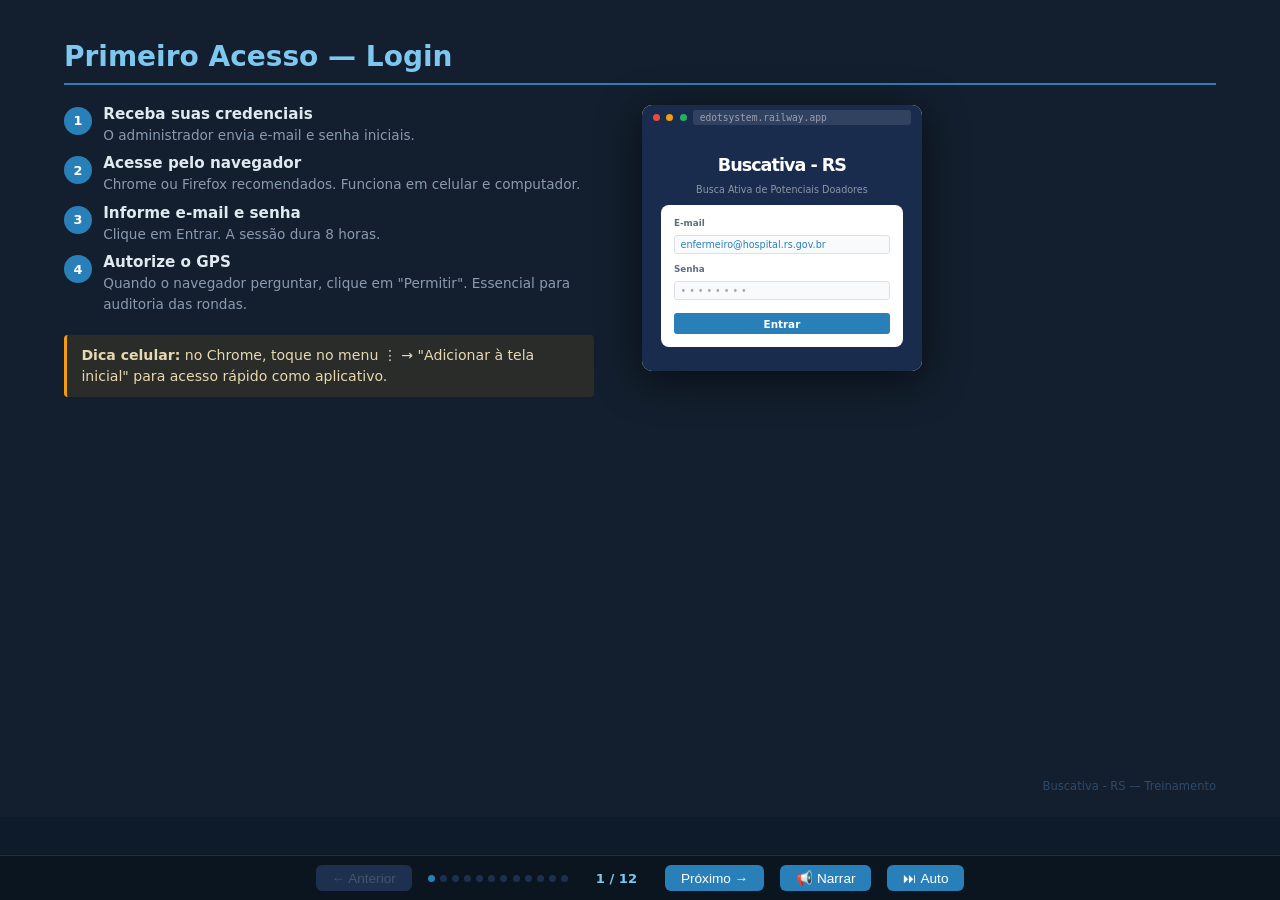
<file: frontend/treinamento.html>
<!DOCTYPE html>
<html lang="pt-BR">
<head>
<meta charset="UTF-8">
<meta name="viewport" content="width=device-width, initial-scale=1.0">
<title>Buscativa - RS — Treinamento</title>
<style>
*,*::before,*::after{box-sizing:border-box;margin:0;padding:0}
body{font-family:'Segoe UI',system-ui,sans-serif;background:#0d1b2a;color:#fff;height:100vh;overflow:hidden;display:flex;flex-direction:column;user-select:none}

/* ── Slideshow ── */
#slides{flex:1;position:relative;overflow:hidden}
.slide{position:absolute;inset:0;display:flex;flex-direction:column;padding:2.5rem 4rem 1.5rem;opacity:0;transform:translateX(80px);transition:opacity .3s ease,transform .3s ease;pointer-events:none}
.slide.ativo{opacity:1;transform:translateX(0);pointer-events:auto}
.slide.saindo{opacity:0;transform:translateX(-80px)}
.slide-row{display:flex;gap:3rem;align-items:flex-start;flex:1;min-height:0}
.slide-capa,.slide-fim{justify-content:center;align-items:center;text-align:center}

/* Fundos */
.fundo-azul{background:linear-gradient(135deg,#1a2c4e 0%,#2980b9 100%)}
.fundo-escuro{background:#131f2e}
.fundo-verde{background:linear-gradient(135deg,#1a4e2c 0%,#27ae60 100%)}

/* ── Subtítulo de narração ── */
#subtitulo{background:rgba(0,0,0,.75);backdrop-filter:blur(6px);padding:.45rem 1.5rem;font-size:.82rem;color:#d0e8ff;line-height:1.5;min-height:2.4rem;display:flex;align-items:center;justify-content:center;text-align:center;border-top:1px solid rgba(41,128,185,.3);transition:opacity .3s}
#subtitulo.vazio{opacity:0}

/* ── Barra de navegação ── */
#nav{background:#0a1520;display:flex;align-items:center;justify-content:center;gap:1rem;padding:.55rem 1.5rem;border-top:1px solid #1e3050;flex-wrap:wrap}
#nav button{background:#2980b9;color:#fff;border:none;border-radius:6px;padding:.32rem 1rem;font-size:.85rem;cursor:pointer;transition:background .2s;white-space:nowrap}
#nav button:hover{background:#1a6fa3}
#nav button:disabled{background:#1e3050;color:#456;cursor:default}
#btn-narracao{background:#1e3a50}
#btn-narracao.ativa{background:#c0392b}
#btn-narracao.ativa:hover{background:#a93226}
#btn-avanco{background:#1e3a50}
#btn-avanco.ativo{background:#1a6b3c}
#btn-avanco.ativo:hover{background:#145a32}
#contador{color:#7ec8f0;font-size:.82rem;min-width:65px;text-align:center;font-weight:600}
.pontos{display:flex;gap:.32rem;flex-wrap:wrap;justify-content:center;max-width:260px}
.ponto{width:7px;height:7px;border-radius:50%;background:#1e3050;cursor:pointer;transition:background .2s}
.ponto.ativo{background:#2980b9}

/* ── Tipografia ── */
.titulo-capa{font-size:4rem;font-weight:800;letter-spacing:-2px;line-height:1}
.sub-capa{font-size:1.3rem;color:rgba(255,255,255,.75);margin:1rem 0 2rem}
.pill{background:rgba(255,255,255,.15);border-radius:30px;padding:.5rem 1.5rem;font-size:.95rem;color:rgba(255,255,255,.85);display:inline-block}
.slide-titulo{font-size:1.75rem;font-weight:700;color:#7ec8f0;margin-bottom:1.25rem;padding-bottom:.6rem;border-bottom:2px solid #2980b9;flex-shrink:0}
.slide-titulo-full{font-size:2rem;font-weight:700;color:#7ec8f0;margin-bottom:1.5rem;text-align:center}

/* ── Colunas ── */
.col{display:flex;flex-direction:column;gap:.75rem}
.col-texto{flex:1;min-width:0;max-width:46%}
.col-mock{flex:1;min-width:0;display:flex;align-items:flex-start;justify-content:center}
.col-wide{flex:2}

/* ── Itens numerados ── */
.item{display:flex;gap:.7rem;align-items:flex-start}
.num{background:#2980b9;color:#fff;border-radius:50%;width:1.75rem;height:1.75rem;min-width:1.75rem;display:flex;align-items:center;justify-content:center;font-weight:700;font-size:.8rem;margin-top:.15rem}
.num.verde{background:#27ae60}
.num.roxo{background:#7b2fa8}
.corpo strong{display:block;font-size:.95rem;color:#e0e8f0;margin-bottom:.15rem}
.corpo span{font-size:.85rem;color:#8a9bb0;line-height:1.55}

/* ── Listas ── */
.lista{list-style:none;display:flex;flex-direction:column;gap:.55rem}
.lista li{font-size:.9rem;color:#b0c0d0;padding-left:1.2rem;position:relative;line-height:1.5}
.lista li::before{content:'→';position:absolute;left:0;color:#2980b9;font-weight:700}
.lista li strong{color:#e0e8f0}

/* ── Destaques ── */
.destaque{background:rgba(41,128,185,.12);border-left:3px solid #2980b9;border-radius:4px;padding:.6rem .9rem;font-size:.88rem;color:#b0d0e8;line-height:1.5}
.destaque b{color:#7ec8f0}
.destaque-amarelo{background:rgba(243,156,18,.1);border-left:3px solid #f39c12;border-radius:4px;padding:.6rem .9rem;font-size:.88rem;color:#e8d8b0;line-height:1.5}
.destaque-vermelho{background:rgba(231,76,60,.1);border-left:3px solid #e74c3c;border-radius:4px;padding:.6rem .9rem;font-size:.88rem;color:#e8c0b8;line-height:1.5}
.destaque-verde{background:rgba(39,174,96,.1);border-left:3px solid #27ae60;border-radius:4px;padding:.6rem .9rem;font-size:.88rem;color:#b0e0c0;line-height:1.5}

/* ── Perfis grid ── */
.perfis{display:grid;grid-template-columns:1fr 1fr;gap:.75rem;width:100%}
.perfil-card{background:rgba(255,255,255,.05);border:1px solid rgba(255,255,255,.1);border-radius:8px;padding:.8rem 1rem}
.perfil-titulo{font-weight:700;font-size:.95rem;margin-bottom:.3rem}
.perfil-desc{font-size:.82rem;color:#8a9bb0;line-height:1.5}

/* ── Hierarquia ── */
.hier{display:flex;flex-direction:column;align-items:center;gap:.25rem}
.hier-item{border-radius:8px;padding:.55rem 2.5rem;font-weight:600;font-size:1rem;text-align:center;min-width:180px}
.hier-seta{color:#2980b9;font-size:1.2rem}

/* ── Screen mockup ── */
.mock{background:#f0f4f8;border-radius:10px;overflow:hidden;width:100%;box-shadow:0 8px 40px rgba(0,0,0,.6);color:#2c3e50;font-size:.68rem}
.mock-bar{background:#1a2c4e;padding:.35rem .7rem;display:flex;align-items:center;gap:.4rem}
.dot{width:7px;height:7px;border-radius:50%}
.mock-url{flex:1;background:rgba(255,255,255,.1);border-radius:3px;padding:.12rem .4rem;font-size:.6rem;color:rgba(255,255,255,.5);font-family:monospace}
.mock-body{display:flex;min-height:180px}
.mock-sidebar{width:38px;background:#1a2c4e;display:flex;flex-direction:column;align-items:center;padding:.5rem 0;gap:.35rem}
.msb{width:26px;height:5px;background:rgba(255,255,255,.2);border-radius:3px}
.msb.a{background:#2980b9}
.mock-main{flex:1;padding:.65rem}
.mh{font-weight:700;font-size:.8rem;color:#1a2c4e;margin-bottom:.45rem}
.mcard{background:#fff;border-radius:5px;border:1px solid #dde1e7;padding:.45rem .55rem;margin-bottom:.35rem}
.mbtn{display:inline-block;padding:.18rem .45rem;border-radius:3px;font-size:.58rem;font-weight:700;cursor:default;color:#fff}
.mbtn.az{background:#2980b9}.mbtn.vd{background:#27ae60}.mbtn.vm{background:#e74c3c}.mbtn.ci{background:#95a5a6}.mbtn.am{background:#f39c12}.mbtn.rx{background:#7b2fa8}
.mstats{display:grid;grid-template-columns:repeat(3,1fr);gap:.3rem;margin-bottom:.4rem}
.msc{background:#fff;border-radius:4px;border:1px solid #dde1e7;padding:.3rem;text-align:center}
.mscv{font-size:.95rem;font-weight:700;color:#1a2c4e;line-height:1}
.mscl{font-size:.5rem;color:#7f8c8d;margin-top:.08rem}
.msc.vd .mscv{color:#27ae60}.msc.am .mscv{color:#f39c12}.msc.az .mscv{color:#2980b9}
.mtable{width:100%;border-collapse:collapse}
.mtable th{background:#f0f4f8;font-size:.6rem;font-weight:600;color:#5d6d7e;padding:.2rem .35rem;text-align:left;border-bottom:1px solid #dde1e7}
.mtable td{font-size:.6rem;padding:.18rem .35rem;border-bottom:1px solid #f0f0f0;color:#2c3e50}
.minput{background:#f8fafc;border:1px solid #dde1e7;border-radius:3px;padding:.18rem .35rem;font-size:.6rem;color:#555;margin-bottom:.2rem;width:100%;display:block}
.mlabel{font-size:.55rem;color:#7f8c8d;font-weight:600;margin-bottom:.08rem;display:block}
.mmodal{background:#fff;border-radius:7px;box-shadow:0 6px 25px rgba(0,0,0,.25);padding:.65rem}
.mmt{font-weight:700;font-size:.75rem;color:#1a2c4e;margin-bottom:.4rem;padding-bottom:.25rem;border-bottom:1px solid #dde1e7}

/* ── Badges ── */
.b{display:inline-block;padding:.1rem .4rem;border-radius:20px;font-size:.6rem;font-weight:700;white-space:nowrap}
.b-sc{background:#e8f4fd;color:#1a6fa3}.b-sp{background:#fff3e0;color:#b26a00}
.b-ac{background:#e8f8f5;color:#148f77}.b-pm{background:#f3e8fd;color:#7b2fa8}
.b-ms{background:#f2f3f4;color:#5d6d7e}.b-mc{background:#fef5e7;color:#9a5c00}
.b-cd{background:#e8f8f0;color:#1a6b3c}.b-sd{background:#fdecea;color:#c0392b}
.b-ar{background:#f2f3f4;color:#7f8c8d}.b-an{background:#fef9e7;color:#b7770d}

/* ── Fluxo status (diagrama) ── */
.fluxo{display:flex;flex-direction:column;gap:.65rem;width:100%}
.fl{display:flex;align-items:center;gap:.55rem;flex-wrap:wrap}
.fs{color:#7ec8f0;font-size:1.1rem;font-weight:300}
.fb{display:inline-flex;align-items:center;padding:.35rem .9rem;border-radius:20px;font-size:.82rem;font-weight:700;white-space:nowrap}
.fb-sc{background:#e8f4fd;color:#1a6fa3}.fb-sp{background:#fff3e0;color:#b26a00}
.fb-ac{background:#e8f8f5;color:#148f77}.fb-pm{background:#f3e8fd;color:#7b2fa8}
.fb-ms{background:#f2f3f4;color:#5d6d7e}.fb-mc{background:#fef5e7;color:#9a5c00}
.fb-cd{background:#e8f8f0;color:#1a6b3c}.fb-sd{background:#fdecea;color:#c0392b}
.fb-ar{background:#ecf0f1;color:#7f8c8d;border:1px solid #bdc3c7}
.fcond{background:rgba(255,255,255,.07);border-radius:4px;padding:.18rem .55rem;font-size:.75rem;color:#8a9bb0;font-style:italic}
.fsub{margin-left:2.5rem;padding-left:1rem;border-left:2px solid #2980b9;display:flex;flex-direction:column;gap:.5rem}

/* ── Ícone GPS ── */
.gps-demo{background:rgba(255,255,255,.05);border:1px solid rgba(255,255,255,.1);border-radius:8px;padding:.9rem 1.1rem;font-family:monospace;font-size:.88rem;color:#7ec8f0;line-height:1.8}
.gps-label{color:#8a9bb0;font-size:.75rem;font-family:inherit;margin-bottom:.2rem;display:block}

/* ── Rodapé do slide ── */
.slide-footer{text-align:right;font-size:.72rem;color:#2d4a6b;margin-top:.5rem;flex-shrink:0}

/* ── Indicador de voz ── */
#indicador-voz{position:fixed;top:.6rem;right:1rem;display:flex;align-items:center;gap:.4rem;background:rgba(10,21,32,.85);border:1px solid #2980b9;border-radius:20px;padding:.3rem .7rem;font-size:.75rem;color:#7ec8f0;opacity:0;transition:opacity .4s;pointer-events:none}
#indicador-voz.visivel{opacity:1}
.onda{display:flex;gap:2px;align-items:flex-end;height:14px}
.onda span{display:block;width:3px;background:#2980b9;border-radius:2px;animation:onda 0.8s ease-in-out infinite}
.onda span:nth-child(1){animation-delay:0s;height:4px}
.onda span:nth-child(2){animation-delay:.15s;height:10px}
.onda span:nth-child(3){animation-delay:.3s;height:7px}
.onda span:nth-child(4){animation-delay:.45s;height:12px}
.onda span:nth-child(5){animation-delay:.6s;height:5px}
@keyframes onda{0%,100%{transform:scaleY(.4)}50%{transform:scaleY(1)}}
</style>
</head>
<body>

<!-- Indicador de voz ativo -->
<div id="indicador-voz">
  <div class="onda"><span></span><span></span><span></span><span></span><span></span></div>
  <span id="ind-texto">Narrando...</span>
</div>

<div id="slides">

  <!-- ── 1. Login ── -->
  <div class="slide fundo-escuro ativo">
    <div class="slide-titulo">Primeiro Acesso — Login</div>
    <div class="slide-row">
      <div class="col col-texto">
        <div class="col" style="gap:.5rem">
          <div class="item"><div class="num">1</div><div class="corpo"><strong>Receba suas credenciais</strong><span>O administrador envia e-mail e senha iniciais.</span></div></div>
          <div class="item"><div class="num">2</div><div class="corpo"><strong>Acesse pelo navegador</strong><span>Chrome ou Firefox recomendados. Funciona em celular e computador.</span></div></div>
          <div class="item"><div class="num">3</div><div class="corpo"><strong>Informe e-mail e senha</strong><span>Clique em Entrar. A sessão dura 8 horas.</span></div></div>
          <div class="item"><div class="num">4</div><div class="corpo"><strong>Autorize o GPS</strong><span>Quando o navegador perguntar, clique em "Permitir". Essencial para auditoria das rondas.</span></div></div>
        </div>
        <div class="destaque-amarelo" style="margin-top:.5rem"><b>Dica celular:</b> no Chrome, toque no menu ⋮ → "Adicionar à tela inicial" para acesso rápido como aplicativo.</div>
      </div>
      <div class="col col-mock">
        <div class="mock" style="max-width:280px">
          <div class="mock-bar">
            <div class="dot" style="background:#e74c3c"></div><div class="dot" style="background:#f39c12"></div><div class="dot" style="background:#27ae60"></div>
            <div class="mock-url">edotsystem.railway.app</div>
          </div>
          <div style="background:#1a2c4e;padding:1.5rem 1.2rem;display:flex;flex-direction:column;align-items:center;gap:.6rem">
            <div style="font-size:1.1rem;font-weight:800;color:#fff;letter-spacing:-1px">Buscativa - RS</div>
            <div style="font-size:.6rem;color:rgba(255,255,255,.5)">Busca Ativa de Potenciais Doadores</div>
            <div style="background:#fff;border-radius:8px;padding:.8rem;width:100%;display:flex;flex-direction:column;gap:.4rem">
              <span class="mlabel" style="color:#5d6d7e">E-mail</span>
              <div class="minput" style="color:#2980b9">enfermeiro@hospital.rs.gov.br</div>
              <span class="mlabel" style="color:#5d6d7e">Senha</span>
              <div class="minput" style="color:#aaa;letter-spacing:3px">••••••••</div>
              <div class="mbtn az" style="text-align:center;padding:.3rem;margin-top:.2rem;font-size:.65rem">Entrar</div>
            </div>
          </div>
        </div>
      </div>
    </div>
    <div class="slide-footer">Buscativa - RS — Treinamento</div>
  </div>

  <!-- ── 5. Dashboard ── -->
  <div class="slide fundo-escuro">
    <div class="slide-titulo">Dashboard — Visão Geral</div>
    <div class="slide-row">
      <div class="col col-texto">
        <p style="font-size:.95rem;color:#b0c0d0;line-height:1.6">Primeira tela após o login. Mostra um <strong style="color:#7ec8f0">resumo em tempo real</strong> do hospital.</p>
        <ul class="lista" style="margin-top:.5rem">
          <li><strong>Cards de estatísticas</strong> — pacientes por fase clínica, rondas realizadas e leitos visitados</li>
          <li><strong>Filtro de período</strong> — 7, 30 ou 90 dias</li>
          <li><strong>Lista de pacientes ativos</strong> — os casos mais recentes com status e setor</li>
          <li><strong>Rondas recentes</strong> — histórico das últimas rondas do hospital</li>
        </ul>
        <div class="destaque" style="margin-top:.5rem"><b>OPO / CET:</b> veem dados de todos os hospitais sob sua supervisão.</div>
      </div>
      <div class="col col-mock">
        <div class="mock">
          <div class="mock-bar">
            <div class="dot" style="background:#e74c3c"></div><div class="dot" style="background:#f39c12"></div><div class="dot" style="background:#27ae60"></div>
            <div class="mock-url">edotsystem.railway.app/dashboard</div>
          </div>
          <div class="mock-body">
            <div class="mock-sidebar"><div class="msb a"></div><div class="msb"></div><div class="msb"></div><div class="msb"></div></div>
            <div class="mock-main">
              <div style="display:flex;justify-content:space-between;align-items:center;margin-bottom:.5rem">
                <div class="mh" style="margin:0">Dashboard</div>
                <select style="font-size:.55rem;padding:.1rem .3rem;border:1px solid #dde;border-radius:3px;color:#555"><option>30 dias</option></select>
              </div>
              <div class="mstats">
                <div class="msc"><div class="mscv">4</div><div class="mscl">Em Sedação</div></div>
                <div class="msc am"><div class="mscv">2</div><div class="mscl">Protocolo M.E.</div></div>
                <div class="msc vd"><div class="mscv">1</div><div class="mscl">M.E. Com Doação</div></div>
                <div class="msc"><div class="mscv">12</div><div class="mscl">Rondas</div></div>
                <div class="msc"><div class="mscv">1</div><div class="mscl">M.E. Confirmado</div></div>
                <div class="msc az"><div class="mscv">87</div><div class="mscl">Leitos Visitados</div></div>
              </div>
              <div class="mcard">
                <div class="mh" style="font-size:.65rem;margin-bottom:.3rem">Pacientes Ativos</div>
                <table class="mtable">
                  <thead><tr><th>Iniciais</th><th>Status</th><th>Setor</th></tr></thead>
                  <tbody>
                    <tr><td>A.M.S.</td><td><span class="b b-pm">Protocolo M.E.</span></td><td>UTI</td></tr>
                    <tr><td>R.C.F.</td><td><span class="b b-sc">Sedação Contínua</span></td><td>PS</td></tr>
                    <tr><td>J.P.L.</td><td><span class="b b-ac">Acompanhamento</span></td><td>UTI</td></tr>
                  </tbody>
                </table>
              </div>
            </div>
          </div>
        </div>
      </div>
    </div>
    <div class="slide-footer">Buscativa - RS — Treinamento</div>
  </div>

  <!-- ── 6. Iniciar Ronda ── -->
  <div class="slide fundo-escuro">
    <div class="slide-titulo">Realizando uma Ronda — Abertura</div>
    <div class="slide-row">
      <div class="col col-texto">
        <div class="col" style="gap:.5rem">
          <div class="item"><div class="num">1</div><div class="corpo"><strong>Menu lateral → Rondas</strong><span>Veja o histórico de rondas do seu hospital.</span></div></div>
          <div class="item"><div class="num">2</div><div class="corpo"><strong>Clique em "Nova Ronda"</strong><span>Selecione o turno: Manhã, Tarde, Noite ou Plantão.</span></div></div>
          <div class="item"><div class="num">3</div><div class="corpo"><strong>Selecione o setor</strong><span>Se a ronda cobrir apenas um setor, selecione. Caso cubra todo o hospital, deixe em branco.</span></div></div>
          <div class="item"><div class="num">4</div><div class="corpo"><strong>Clique em "Iniciar Ronda"</strong><span>O sistema captura a geolocalização e registra o horário de início.</span></div></div>
        </div>
        <div class="destaque-verde" style="margin-top:.5rem"><b>Atenção:</b> abra a ronda <b>dentro do hospital</b>, com o GPS do celular ativado. O ponto GPS ficará registrado para auditoria.</div>
      </div>
      <div class="col col-mock">
        <div class="mock">
          <div class="mock-bar">
            <div class="dot" style="background:#e74c3c"></div><div class="dot" style="background:#f39c12"></div><div class="dot" style="background:#27ae60"></div>
            <div class="mock-url">edotsystem.railway.app/ronda</div>
          </div>
          <div class="mock-body">
            <div class="mock-sidebar"><div class="msb"></div><div class="msb"></div><div class="msb a"></div><div class="msb"></div></div>
            <div class="mock-main">
              <div style="display:flex;justify-content:space-between;align-items:center;margin-bottom:.4rem">
                <div class="mh" style="margin:0">Rondas</div>
                <div class="mbtn vd" style="font-size:.58rem">+ Nova Ronda</div>
              </div>
              <div class="mcard" style="background:#fff9e6;border-color:#f39c12">
                <div class="mmt" style="color:#b26a00;border-color:#f39c12">Iniciar Nova Ronda</div>
                <span class="mlabel">Turno *</span>
                <div class="minput" style="color:#2980b9">▾ Manhã</div>
                <span class="mlabel">Setor (opcional)</span>
                <div class="minput" style="color:#2980b9">▾ UTI Adulto</div>
                <span class="mlabel">Observações iniciais</span>
                <div class="minput" style="height:28px"></div>
                <div style="text-align:right;margin-top:.3rem"><div class="mbtn vd" style="font-size:.6rem">📍 Iniciar Ronda</div></div>
              </div>
            </div>
          </div>
        </div>
      </div>
    </div>
    <div class="slide-footer">Buscativa - RS — Treinamento</div>
  </div>

  <!-- ── 7. Pacientes na Ronda ── -->
  <div class="slide fundo-escuro">
    <div class="slide-titulo">Durante a Ronda — Acompanhar Pacientes</div>
    <div class="slide-row">
      <div class="col col-texto">
        <p style="font-size:.92rem;color:#b0c0d0;line-height:1.6">Após abrir a ronda, você verá <strong style="color:#7ec8f0">todos os pacientes ativos do hospital</strong> — automaticamente.</p>
        <div class="col" style="gap:.45rem;margin-top:.5rem">
          <div class="item"><div class="num">1</div><div class="corpo"><strong>Revise os casos existentes</strong><span>Pacientes de rondas anteriores já aparecem listados. Atualize o status de cada um conforme a visita de hoje.</span></div></div>
          <div class="item"><div class="num">2</div><div class="corpo"><strong>Registre novo caso</strong><span>Encontrou um novo paciente sedado? Clique em "Registrar Potencial".</span></div></div>
          <div class="item"><div class="num" style="background:#7b2fa8">!</div><div class="corpo"><strong>Nenhum PD encontrado?</strong><span>Clique em "Registrar ronda sem PD e encerrar" para registrar a passagem para auditoria mesmo sem casos.</span></div></div>
        </div>
        <div class="destaque" style="margin-top:.5rem">Os pacientes <b>não são apagados</b> ao encerrar a ronda — permanecem até serem arquivados.</div>
      </div>
      <div class="col col-mock">
        <div class="mock">
          <div class="mock-bar">
            <div class="dot" style="background:#e74c3c"></div><div class="dot" style="background:#f39c12"></div><div class="dot" style="background:#27ae60"></div>
            <div class="mock-url">edotsystem.railway.app/ronda</div>
          </div>
          <div class="mock-body">
            <div class="mock-sidebar"><div class="msb"></div><div class="msb"></div><div class="msb a"></div><div class="msb"></div></div>
            <div class="mock-main">
              <div style="display:flex;justify-content:space-between;align-items:center;margin-bottom:.35rem">
                <div><div class="mh" style="margin:0;font-size:.72rem">Hospital Lauro Réus — Manhã</div><div style="font-size:.55rem;color:#7f8c8d">Iniciada 08:14 · Em andamento</div></div>
                <div style="display:flex;gap:.3rem"><div class="mbtn vd" style="font-size:.55rem">+ Registrar</div><div class="mbtn vm" style="font-size:.55rem">Encerrar</div></div>
              </div>
              <div class="mcard">
                <table class="mtable">
                  <thead><tr><th>Iniciais</th><th>Pron.</th><th>Status</th><th>Ação</th></tr></thead>
                  <tbody>
                    <tr><td>A.M.S.</td><td>089234</td><td><span class="b b-pm">Protocolo M.E.</span></td><td><div class="mbtn ci" style="font-size:.52rem">Atualizar</div></td></tr>
                    <tr><td>R.C.F.</td><td>091002</td><td><span class="b b-sc">Sedação Cont.</span></td><td><div class="mbtn am" style="font-size:.52rem">Pausar</div></td></tr>
                    <tr><td>J.P.L.</td><td>087541</td><td><span class="b b-ac">Acompanhamento</span></td><td><div class="mbtn rx" style="font-size:.52rem">Protocolo</div></td></tr>
                  </tbody>
                </table>
              </div>
            </div>
          </div>
        </div>
      </div>
    </div>
    <div class="slide-footer">Buscativa - RS — Treinamento</div>
  </div>

  <!-- ── 8. Registrar Potencial ── -->
  <div class="slide fundo-escuro">
    <div class="slide-titulo">Registrar Novo Potencial Doador</div>
    <div class="slide-row">
      <div class="col col-texto">
        <p style="font-size:.92rem;color:#b0c0d0;line-height:1.6">Ao identificar um novo caso, clique em <strong style="color:#7ec8f0">"Registrar Potencial"</strong> dentro da ronda aberta.</p>
        <ul class="lista" style="margin-top:.5rem">
          <li><strong>Iniciais</strong> — ex.: J.C.S. (nunca o nome completo — LGPD)</li>
          <li><strong>Prontuário</strong> — número único do hospital. Impede duplicatas.</li>
          <li><strong>Status inicial</strong> — selecione a fase clínica atual</li>
          <li><strong>Setor</strong> — pré-preenchido com o setor da ronda</li>
          <li><strong>Causa / Diagnóstico</strong> — ex.: TCE grave, AVC hemorrágico</li>
          <li><strong>Observações</strong> — dados clínicos relevantes para a equipe</li>
        </ul>
        <div class="destaque-vermelho" style="margin-top:.5rem"><b>LGPD:</b> registre apenas <b>iniciais</b> (ex.: J.C.S.), nunca o nome completo.</div>
      </div>
      <div class="col col-mock">
        <div class="mock" style="max-width:290px">
          <div class="mock-bar">
            <div class="dot" style="background:#e74c3c"></div><div class="dot" style="background:#f39c12"></div><div class="dot" style="background:#27ae60"></div>
            <div class="mock-url">Modal — Registrar Potencial Doador</div>
          </div>
          <div style="padding:.6rem;background:#f0f4f8">
            <div class="mmodal">
              <div class="mmt">Registrar Potencial Doador</div>
              <span class="mlabel">Iniciais * <span style="color:#e74c3c">(LGPD — não registrar nome)</span></span>
              <div class="minput" style="color:#2980b9">A.M.S.</div>
              <div style="display:grid;grid-template-columns:1fr 1fr;gap:.3rem">
                <div><span class="mlabel">Prontuário *</span><div class="minput">089234</div></div>
                <div><span class="mlabel">Status inicial *</span><div class="minput" style="color:#2980b9">▾ Sedação Contínua</div></div>
                <div><span class="mlabel">Nascimento</span><div class="minput">1962-03-15</div></div>
                <div><span class="mlabel">Setor</span><div class="minput" style="color:#27ae60">✔ UTI Adulto</div></div>
              </div>
              <span class="mlabel">Causa / Diagnóstico</span>
              <div class="minput">TCE grave</div>
              <div style="display:flex;justify-content:flex-end;gap:.3rem;margin-top:.4rem">
                <div class="mbtn ci" style="font-size:.6rem">Cancelar</div>
                <div class="mbtn vd" style="font-size:.6rem">✔ Registrar</div>
              </div>
            </div>
          </div>
        </div>
      </div>
    </div>
    <div class="slide-footer">Buscativa - RS — Treinamento</div>
  </div>

  <!-- ── 9. Fluxo de Status ── -->
  <div class="slide fundo-escuro">
    <div class="slide-titulo-full">Fluxo de Status Clínico</div>
    <div class="fluxo">
      <div class="fl">
        <span class="fb fb-sc">Sedação Contínua</span><span class="fs">→</span>
        <span class="fcond">Pausar Sedação</span><span class="fs">→</span>
        <span class="fb fb-sp">Sedação Pausada</span>
      </div>
      <div style="margin-left:1rem;display:flex;flex-direction:column;gap:.4rem;padding-left:.9rem;border-left:2px solid #2980b9">
        <div class="fl"><span class="fcond">Reflexos do Tronco Encefálico AUSENTES</span><span class="fs">→</span><span class="fb fb-pm">Protocolo M.E. em Andamento</span></div>
        <div class="fl"><span class="fcond">Reflexos do Tronco Encefálico PRESENTES</span><span class="fs">→</span><span class="fb fb-ac">Acompanhamento</span><span class="fs">→</span><span class="fcond">Reavaliado nas próximas rondas</span><span class="fs">→</span><span class="fb fb-pm">Protocolo M.E.</span><span class="fs">ou</span><span class="fb fb-ar">Arquivar Caso</span></div>
      </div>
      <div style="margin-left:1rem;display:flex;flex-direction:column;gap:.4rem;padding-left:.9rem;border-left:2px solid #7b2fa8">
        <div class="fl"><span class="fcond">M.E. não confirmada</span><span class="fs">→</span><span class="fb fb-ms">M.E. Sem Confirmação</span><span class="fs">→</span><span class="fb fb-ar">Arquivar Caso</span></div>
        <div class="fl"><span class="fcond">M.E. confirmada</span><span class="fs">→</span><span class="fb fb-mc">M.E. Confirmado</span></div>
      </div>
      <div class="fsub" style="margin-left:2rem">
        <div class="fl"><span class="fb fb-mc">M.E. Confirmado</span><span class="fs">→</span><span class="fcond">Família aceitou</span><span class="fs">→</span><span class="fb fb-cd">M.E. Com Doação</span><span class="fs">→</span><span class="fb fb-ar">Arquivar</span></div>
        <div class="fl"><span class="fb fb-mc">M.E. Confirmado</span><span class="fs">→</span><span class="fcond">Família recusou / contraindicação</span><span class="fs">→</span><span class="fb fb-sd">M.E. Sem Doação</span><span class="fs">→</span><span class="fb fb-ar">Arquivar</span></div>
      </div>
    </div>
    <div class="destaque" style="margin-top:.75rem;font-size:.82rem">Os botões de ação <b>mudam automaticamente</b> conforme o status atual. Não é possível pular etapas. Somente os status finais permitem arquivamento.</div>
    <div class="slide-footer">Buscativa - RS — Treinamento</div>
  </div>

  <!-- ── 10. Atualizar Status ── -->
  <div class="slide fundo-escuro">
    <div class="slide-titulo">Atualizando o Status na Ronda</div>
    <div class="slide-row">
      <div class="col col-texto">
        <p style="font-size:.92rem;color:#b0c0d0;line-height:1.6">Na linha do paciente, clique no botão correspondente ao resultado da avaliação clínica de hoje.</p>
        <div class="col" style="gap:.5rem;margin-top:.5rem">
          <div class="item"><div class="num">1</div><div class="corpo"><strong>Clique no botão de ação</strong><span>Ex.: "TE Ausentes → Protocolo M.E." se os reflexos estiverem ausentes.</span></div></div>
          <div class="item"><div class="num">2</div><div class="corpo"><strong>Janela de confirmação</strong><span>Informe uma observação clínica (opcional, mas recomendado). Descreva exames, intercorrências ou evolução.</span></div></div>
          <div class="item"><div class="num">3</div><div class="corpo"><strong>Confirme</strong><span>O status é atualizado imediatamente com registro de quem alterou, quando e de qual status para qual.</span></div></div>
        </div>
        <div class="destaque" style="margin-top:.5rem">Toda alteração fica no <b>histórico do paciente</b> — data, hora, usuário e observação. Rastreabilidade completa.</div>
      </div>
      <div class="col col-mock">
        <div class="mock" style="max-width:290px">
          <div class="mock-bar">
            <div class="dot" style="background:#e74c3c"></div><div class="dot" style="background:#f39c12"></div><div class="dot" style="background:#27ae60"></div>
            <div class="mock-url">Modal — Atualizar Status</div>
          </div>
          <div style="padding:.6rem;background:#f0f4f8">
            <div class="mmodal">
              <div class="mmt">Atualizar Status</div>
              <div style="font-size:.7rem;font-weight:700;color:#1a2c4e;margin-bottom:.4rem">A.M.S.</div>
              <div style="background:#f3e8fd;border-radius:4px;padding:.3rem .4rem;font-size:.65rem;color:#7b2fa8;font-weight:600;margin-bottom:.4rem;text-align:center">Confirmar: TE Ausentes → Protocolo M.E.</div>
              <span class="mlabel">Observação (opcional)</span>
              <div class="minput" style="height:36px;padding:.2rem .35rem;font-size:.6rem;color:#555">Pupilas fixas e midriáticas. Iniciado protocolo conforme protocolo hospitalar.</div>
              <div style="display:flex;justify-content:flex-end;gap:.3rem;margin-top:.4rem">
                <div class="mbtn ci" style="font-size:.6rem">Fechar</div>
                <div class="mbtn rx" style="font-size:.6rem">Confirmar</div>
              </div>
            </div>
            <div class="mcard" style="margin-top:.4rem;background:#f0f4f8">
              <div style="font-size:.6rem;font-weight:700;color:#1a2c4e;margin-bottom:.25rem">Histórico de Alterações</div>
              <div style="font-size:.55rem;color:#7f8c8d;line-height:1.6">
                <div>05/05 08:32 · <b>status</b>: sedacao_continua → <span style="color:#7b2fa8">protocolo_me</span></div>
                <div style="color:#aaa">Pupilas fixas e midriáticas...</div>
                <div style="margin-top:.15rem">03/05 09:15 · <b>criacao</b>: sedacao_continua</div>
              </div>
            </div>
          </div>
        </div>
      </div>
    </div>
    <div class="slide-footer">Buscativa - RS — Treinamento</div>
  </div>

  <!-- ── 11. Encerrar Ronda ── -->
  <div class="slide fundo-escuro">
    <div class="slide-titulo">Encerrando a Ronda</div>
    <div class="slide-row">
      <div class="col col-texto">
        <p style="font-size:.92rem;color:#b0c0d0;line-height:1.6">Ao terminar a visita aos leitos, clique em <strong style="color:#e87060">"Encerrar Ronda"</strong>.</p>
        <div class="col" style="gap:.5rem;margin-top:.5rem">
          <div class="item"><div class="num">1</div><div class="corpo"><strong>Informe os leitos visitados</strong><span>Total de leitos avaliados durante esta ronda.</span></div></div>
          <div class="item"><div class="num">2</div><div class="corpo"><strong>Potenciais encontrados</strong><span>Quantos novos PDs foram identificados nesta passagem.</span></div></div>
          <div class="item"><div class="num">3</div><div class="corpo"><strong>Observação final</strong><span>Resumo da ronda, intercorrências, pendências.</span></div></div>
          <div class="item"><div class="num" style="background:#27ae60">✓</div><div class="corpo"><strong>Confirme o encerramento</strong><span>O sistema registra a geolocalização de encerramento. A ronda aparece como "Encerrada" na lista.</span></div></div>
        </div>
        <div class="destaque-amarelo" style="margin-top:.5rem"><b>Ronda sem PD:</b> se não encontrou nenhum caso, use o botão "Registrar ronda sem PD e encerrar" — a ronda fica registrada para auditoria.</div>
      </div>
      <div class="col col-mock">
        <div class="mock" style="max-width:270px">
          <div class="mock-bar">
            <div class="dot" style="background:#e74c3c"></div><div class="dot" style="background:#f39c12"></div><div class="dot" style="background:#27ae60"></div>
            <div class="mock-url">Modal — Encerrar Ronda</div>
          </div>
          <div style="padding:.6rem;background:#f0f4f8">
            <div class="mmodal">
              <div class="mmt" style="color:#c0392b;border-color:#e74c3c">Encerrar Ronda</div>
              <div style="display:grid;grid-template-columns:1fr 1fr;gap:.3rem">
                <div><span class="mlabel">Leitos Visitados</span><div class="minput" style="color:#2980b9;text-align:center;font-weight:700">14</div></div>
                <div><span class="mlabel">Potenciais encontrados</span><div class="minput" style="color:#27ae60;text-align:center;font-weight:700">1</div></div>
              </div>
              <span class="mlabel">Observações finais</span>
              <div class="minput" style="height:32px;color:#555;font-size:.58rem">1 novo caso UTI leito 7. Demais estáveis.</div>
              <div style="display:flex;justify-content:flex-end;gap:.3rem;margin-top:.4rem">
                <div class="mbtn ci" style="font-size:.6rem">Cancelar</div>
                <div class="mbtn vm" style="font-size:.6rem">📍 Encerrar Ronda</div>
              </div>
            </div>
          </div>
        </div>
      </div>
    </div>
    <div class="slide-footer">Buscativa - RS — Treinamento</div>
  </div>

  <!-- ── 12. Tela Pacientes ── -->
  <div class="slide fundo-escuro">
    <div class="slide-titulo">Tela de Pacientes</div>
    <div class="slide-row">
      <div class="col col-texto">
        <p style="font-size:.92rem;color:#b0c0d0;line-height:1.6">Acesse pelo menu lateral. Exibe <strong style="color:#7ec8f0">todos os pacientes ativos</strong> com filtros avançados.</p>
        <ul class="lista" style="margin-top:.5rem">
          <li><strong>Buscar por iniciais ou prontuário</strong></li>
          <li><strong>Filtrar por status clínico</strong> — ex.: ver apenas pacientes em Protocolo M.E.</li>
          <li><strong>Editar</strong> — atualizar setor, diagnóstico, observações ou status</li>
          <li><strong>Histórico completo</strong> — todas as alterações com data, hora e usuário</li>
          <li><strong>Arquivar</strong> — disponível apenas nos status finais</li>
        </ul>
        <div class="destaque" style="margin-top:.5rem">Pacientes arquivados <b>saem da lista de rondas</b>. Ainda são consultáveis pelo filtro "Arquivado".</div>
      </div>
      <div class="col col-mock">
        <div class="mock">
          <div class="mock-bar">
            <div class="dot" style="background:#e74c3c"></div><div class="dot" style="background:#f39c12"></div><div class="dot" style="background:#27ae60"></div>
            <div class="mock-url">edotsystem.railway.app/paciente</div>
          </div>
          <div class="mock-body">
            <div class="mock-sidebar"><div class="msb"></div><div class="msb a"></div><div class="msb"></div><div class="msb"></div></div>
            <div class="mock-main">
              <div style="display:flex;justify-content:space-between;align-items:center;margin-bottom:.35rem">
                <div class="mh" style="margin:0">Pacientes</div>
                <div class="mbtn vd" style="font-size:.55rem">+ Novo Paciente</div>
              </div>
              <div class="mcard" style="padding:.3rem .5rem">
                <div style="display:flex;gap:.3rem">
                  <div class="minput" style="flex:2;margin:0">🔍 Buscar...</div>
                  <div class="minput" style="flex:1;margin:0;color:#2980b9">▾ Todos</div>
                  <div class="mbtn az" style="font-size:.55rem">Buscar</div>
                </div>
              </div>
              <div class="mcard" style="padding:.3rem .5rem">
                <table class="mtable">
                  <thead><tr><th>Iniciais</th><th>Pron.</th><th>Status</th><th></th></tr></thead>
                  <tbody>
                    <tr><td>A.M.S.</td><td>089234</td><td><span class="b b-pm">Protocolo M.E.</span></td><td><div class="mbtn az" style="font-size:.5rem">Editar</div></td></tr>
                    <tr><td>R.C.F.</td><td>091002</td><td><span class="b b-sc">Sedação Cont.</span></td><td><div class="mbtn az" style="font-size:.5rem">Editar</div></td></tr>
                    <tr><td>J.P.L.</td><td>087541</td><td><span class="b b-ac">Acompanhamento</span></td><td><div class="mbtn az" style="font-size:.5rem">Editar</div></td></tr>
                    <tr><td>M.O.B.</td><td>092100</td><td><span class="b b-mc">M.E. Confirmado</span></td><td><div class="mbtn az" style="font-size:.5rem">Editar</div></td></tr>
                  </tbody>
                </table>
              </div>
            </div>
          </div>
        </div>
      </div>
    </div>
    <div class="slide-footer">Buscativa - RS — Treinamento</div>
  </div>

  <!-- ── 13. LGPD e GPS ── -->
  <div class="slide fundo-escuro">
    <div class="slide-titulo">LGPD e Geolocalização</div>
    <div class="slide-row" style="gap:2.5rem">
      <div class="col" style="flex:1">
        <div style="font-size:.88rem;font-weight:700;color:#f39c12;margin-bottom:.5rem;text-transform:uppercase;letter-spacing:.05em">⚖ LGPD — Proteção de Dados</div>
        <ul class="lista" style="gap:.5rem">
          <li>Registre apenas as <strong>iniciais do paciente</strong> (ex.: J.C.S.)</li>
          <li>Nunca registre o nome completo no sistema</li>
          <li>O prontuário identifica o paciente internamente</li>
          <li>Data de nascimento: somente quando essencial para o caso</li>
        </ul>
        <div class="destaque-amarelo" style="margin-top:.75rem"><b>Por quê?</b> O sistema pode ser auditado por perfis externos. Dados pessoais completos ferem a LGPD — Lei 13.709 de 2018.</div>
      </div>
      <div style="width:1px;background:rgba(255,255,255,.1);flex-shrink:0"></div>
      <div class="col" style="flex:1">
        <div style="font-size:.88rem;font-weight:700;color:#7ec8f0;margin-bottom:.5rem;text-transform:uppercase;letter-spacing:.05em">📍 Geolocalização de Auditoria</div>
        <ul class="lista" style="gap:.5rem">
          <li>O sistema captura GPS ao <strong>iniciar</strong> e ao <strong>encerrar</strong> cada ronda</li>
          <li>Coordenadas e precisão ficam visíveis no detalhe da ronda</li>
          <li>Link direto para <strong>Google Maps</strong> para verificação em auditoria</li>
          <li>Se o GPS for negado: ronda registrada, mas <strong>sem coordenadas</strong> — anotado na auditoria</li>
        </ul>
        <div class="gps-demo" style="margin-top:.75rem">
          <span class="gps-label">Início da ronda</span>
          -29.987234, -51.012456 &nbsp; ±8 m<br>
          <a style="font-size:.78rem;color:#7ec8f0">Ver no mapa ↗</a><br><br>
          <span class="gps-label">Encerramento</span>
          -29.987198, -51.012401 &nbsp; ±12 m<br>
          <a style="font-size:.78rem;color:#7ec8f0">Ver no mapa ↗</a>
        </div>
      </div>
    </div>
    <div class="slide-footer">Buscativa - RS — Treinamento</div>
  </div>

  <!-- ── 14. Dicas e Suporte ── -->
  <div class="slide fundo-escuro">
    <div class="slide-titulo">Dicas Rápidas</div>
    <div class="slide-row" style="gap:2.5rem">
      <div class="col" style="flex:1">
        <ul class="lista">
          <li><strong>Celular:</strong> toque em ☰ para abrir o menu lateral</li>
          <li><strong>Ronda interrompida:</strong> a ronda continua aberta se você fechar o app — acesse novamente e clique em "Acompanhar"</li>
          <li><strong>Prontuário duplicado:</strong> o sistema avisa se o prontuário já estiver cadastrado no mesmo hospital</li>
          <li><strong>Sessão expirada:</strong> a sessão dura 8 horas — após esse tempo o sistema pede novo login</li>
          <li><strong>Filtro de período:</strong> no Dashboard, ajuste para 7, 30 ou 90 dias conforme necessário</li>
        </ul>
      </div>
      <div style="width:1px;background:rgba(255,255,255,.1);flex-shrink:0"></div>
      <div class="col" style="flex:1">
        <div style="font-size:.88rem;font-weight:700;color:#7ec8f0;margin-bottom:.75rem;text-transform:uppercase;letter-spacing:.05em">Suporte</div>
        <p style="font-size:.92rem;color:#b0c0d0;line-height:1.6;margin-bottom:.75rem">Em caso de dúvidas ou problemas, informe ao suporte:</p>
        <ul class="lista">
          <li>Seu <strong>perfil de usuário</strong> (Membro EDOT, Coordenador, etc.)</li>
          <li>A <strong>tela</strong> onde o problema ocorreu</li>
          <li>A <strong>mensagem de erro</strong> exibida</li>
        </ul>
        <div class="destaque-verde" style="margin-top:.75rem">O tutorial completo está disponível no próprio sistema em <b>Menu → Tutorial</b>.</div>
      </div>
    </div>
    <div class="slide-footer">Buscativa - RS — Treinamento</div>
  </div>

  <!-- ── 15. Fim ── -->
  <div class="slide slide-fim fundo-verde">
    <div style="font-size:3rem;margin-bottom:.5rem">🫀</div>
    <div class="titulo-capa" style="font-size:2.8rem">Pronto para começar!</div>
    <div class="sub-capa">Cada ronda registrada contribui para identificar um potencial doador.<br>Juntos salvamos mais vidas.</div>
    <div style="display:flex;gap:1rem;flex-wrap:wrap;justify-content:center;margin-top:1rem">
      <span class="pill" style="background:rgba(255,255,255,.2)">Busca ativa salva vidas</span>
      <span class="pill" style="background:rgba(255,255,255,.2)">Buscativa - RS — Busca Ativa de Potenciais Doadores</span>
    </div>
  </div>

</div><!-- /slides -->

<!-- ── Subtítulo ── -->
<div id="subtitulo" class="vazio"></div>

<!-- ── Navegação ── -->
<div id="nav">
  <button id="btn-ant" onclick="navegar(-1)" disabled>← Anterior</button>
  <div class="pontos" id="pontos"></div>
  <span id="contador">1 / 12</span>
  <button id="btn-prox" onclick="navegar(1)">Próximo →</button>
  <button id="btn-narracao" onclick="toggleNarracao()" title="Ativar narração por voz (pt-BR)">📢 Narrar</button>
  <button id="btn-avanco" onclick="toggleAvanco()" title="Avançar automaticamente após narração">⏭ Auto</button>
</div>

<script>
// ── Narração de cada slide ──────────────────────────────────────────────────
const NARRACOES = [
  // 1 - Login
  "Para o primeiro acesso, você receberá seu e-mail e senha do administrador do sistema. Acesse pelo navegador Chrome ou Firefox — o sistema funciona tanto no celular quanto no computador. Informe seu e-mail e senha e clique em Entrar. A sessão dura 8 horas. Quando o navegador perguntar sobre permissão de localização, clique em Permitir — o GPS é essencial para registrar a geolocalização das rondas. Uma dica para o celular: no Chrome, toque no menu e escolha Adicionar à tela inicial para acessar o sistema como se fosse um aplicativo.",

  // 5 - Dashboard
  "Após o login você verá o Dashboard, a tela principal do sistema. Ela mostra um resumo em tempo real do hospital: quantos pacientes estão em cada fase clínica, quantas rondas foram realizadas e quantos leitos foram visitados no período. Você pode filtrar os dados para os últimos 7, 30 ou 90 dias. Abaixo dos cards aparecem os pacientes ativos e as rondas mais recentes. Auditores da OPO e da CET visualizam os dados de todos os hospitais sob sua supervisão.",

  // 6 - Iniciar Ronda
  "Para realizar uma ronda, acesse o menu Rondas no painel lateral e clique em Nova Ronda. Selecione o turno: manhã, tarde, noite ou plantão. Se a ronda cobrir apenas um setor específico, como a UTI, selecione o setor. Se cobrir todo o hospital, deixe em branco. Em seguida clique em Iniciar Ronda. O sistema captura automaticamente a geolocalização do início e registra o horário. É muito importante abrir a ronda dentro do hospital, com o GPS do celular ativado, pois esse ponto ficará registrado para auditoria.",

  // 7 - Pacientes na Ronda
  "Após abrir a ronda, o sistema exibe automaticamente todos os pacientes ativos do hospital. Os casos de rondas anteriores já aparecem listados — você não precisa cadastrá-los novamente. Revise cada caso e atualize o status conforme a avaliação do dia. Se encontrou um novo paciente sedado, clique em Registrar Potencial. Se nenhum caso foi identificado nessa visita, use o botão para registrar a ronda sem potencial doador — a passagem fica registrada no sistema para fins de auditoria. Os pacientes não são apagados ao encerrar a ronda: permanecem visíveis até serem arquivados.",

  // 8 - Registrar Potencial
  "Para cadastrar um novo potencial doador, clique em Registrar Potencial dentro da ronda aberta. Preencha as iniciais do paciente — por exigência da LGPD nunca registre o nome completo. O prontuário é obrigatório e único por hospital: o sistema avisa se ele já estiver cadastrado. Selecione o status inicial, geralmente Sedação Contínua. O setor já vem pré-preenchido com o setor da ronda. Informe a causa ou diagnóstico, como traumatismo cranioencefálico grave ou acidente vascular cerebral hemorrágico. E adicione observações clínicas relevantes para a equipe.",

  // 9 - Fluxo de Status
  "Este é o fluxo clínico de status do sistema. O paciente começa em Sedação Contínua. Quando a sedação é pausada para avaliação, a equipe avalia os reflexos do tronco encefálico. Se os reflexos estiverem ausentes, inicia-se o Protocolo de Morte Encefálica em Andamento. Se os reflexos estiverem presentes, o paciente vai para Acompanhamento e é reavaliado nas próximas rondas — podendo avançar para o protocolo ou ser arquivado. Ao concluir o protocolo, o resultado pode ser M.E. Sem Confirmação, ou M.E. Confirmado. Com a morte encefálica confirmada, a decisão familiar define o desfecho: M.E. Com Doação ou M.E. Sem Doação. Somente os status finais permitem o arquivamento do caso.",

  // 10 - Atualizar Status
  "Para atualizar o status de um paciente durante a ronda, clique no botão de ação na linha do paciente. Os botões disponíveis mudam automaticamente conforme o status atual — não é possível pular etapas. Uma janela de confirmação aparece: informe uma observação clínica descrevendo os exames realizados, a evolução ou intercorrências. Depois confirme a ação. O sistema registra automaticamente quem realizou a alteração, quando, e de qual status para qual, formando um histórico completo e rastreável de toda a evolução do paciente.",

  // 11 - Encerrar Ronda
  "Ao finalizar a visita aos leitos, clique em Encerrar Ronda. Na janela que aparece, informe o número total de leitos visitados durante esta ronda, quantos novos potenciais doadores foram encontrados, e escreva uma observação final resumindo a ronda, intercorrências ou pendências. Ao confirmar, o sistema registra novamente a geolocalização de encerramento. A ronda passa a aparecer como encerrada na lista. Se não encontrou nenhum caso nessa passagem, use o botão Registrar ronda sem potencial doador e encerrar — a ronda fica válida para auditoria mesmo com zero casos.",

  // 12 - Tela Pacientes
  "A tela de Pacientes, acessível pelo menu lateral, exibe todos os casos cadastrados com filtros avançados. Você pode buscar por iniciais ou prontuário, ou filtrar por status clínico — por exemplo, ver apenas os pacientes em Protocolo M.E. Clicando em Editar você pode atualizar o setor, diagnóstico, observações ou status do paciente. O histórico completo de todas as alterações fica disponível, com data, hora e usuário responsável. O botão de arquivamento aparece somente nos status finais permitidos pelo fluxo clínico. Pacientes arquivados saem da lista de rondas mas continuam consultáveis pelo filtro de arquivados.",

  // 13 - LGPD e GPS
  "Dois pontos muito importantes. Primeiro, a LGPD — Lei Geral de Proteção de Dados. Registre sempre apenas as iniciais do paciente, nunca o nome completo. O número de prontuário identifica o paciente internamente no sistema. A data de nascimento deve ser informada somente quando for essencial para o caso. O motivo é que o sistema pode ser auditado por perfis externos, e dados pessoais completos ferem a Lei 13.709 de 2018. Segundo ponto: a geolocalização. O sistema captura as coordenadas do GPS ao iniciar e encerrar cada ronda, com link direto para o Google Maps para verificação em auditoria. Se o GPS for negado pelo usuário, a ronda é registrada normalmente, mas sem coordenadas, e essa ausência fica anotada no registro.",

  // 14 - Dicas
  "Algumas dicas rápidas. No celular, o menu lateral fica atrás do ícone de hambúrguer no canto superior. Se a ronda for interrompida, ela continua aberta: acesse novamente o sistema e clique em Acompanhar para retomar. O sistema avisa automaticamente se um prontuário já estiver cadastrado no hospital, evitando duplicatas. A sessão expira após 8 horas, então se ficar muito tempo sem usar o sistema, pode ser necessário fazer login novamente. No Dashboard, ajuste o período para 7, 30 ou 90 dias conforme sua necessidade de visualização. Em caso de dúvidas ou problemas, informe ao suporte o seu perfil, a tela onde o problema ocorreu e a mensagem de erro exibida.",

  // 15 - Fim
  "Parabéns, você concluiu o treinamento do Buscativa - RS! Agora você está preparado para realizar rondas, registrar e acompanhar potenciais doadores, e contribuir com o processo de busca ativa. Lembre-se: cada ronda registrada pode fazer a diferença na identificação de um potencial doador. O tutorial completo está disponível no próprio sistema, no menu Tutorial, sempre que precisar consultar. Obrigado pela dedicação. Juntos salvamos mais vidas."
];

// ── Estado ─────────────────────────────────────────────────────────────────
const slides      = document.querySelectorAll('.slide');
const total       = slides.length;
let atual         = 0;
let narracaoAtiva = false;
let avancoAuto    = false;
let vozes         = [];

const pontosEl  = document.getElementById('pontos');
const contEl    = document.getElementById('contador');
const btnAnt    = document.getElementById('btn-ant');
const btnProx   = document.getElementById('btn-prox');
const btnNarr   = document.getElementById('btn-narracao');
const btnAvanc  = document.getElementById('btn-avanco');
const subtitulo = document.getElementById('subtitulo');
const indicador = document.getElementById('indicador-voz');
const indTexto  = document.getElementById('ind-texto');

// ── Criar pontos ────────────────────────────────────────────────────────────
slides.forEach((_, i) => {
  const p = document.createElement('div');
  p.className = 'ponto' + (i === 0 ? ' ativo' : '');
  p.onclick = () => irPara(i);
  pontosEl.appendChild(p);
});

// ── Navegação ───────────────────────────────────────────────────────────────
function irPara(idx) {
  if (idx < 0 || idx >= total || idx === atual) return;
  pararFala();
  slides[atual].classList.remove('ativo');
  slides[atual].classList.add('saindo');
  const ant = atual;
  atual = idx;
  setTimeout(() => slides[ant].classList.remove('saindo'), 350);
  slides[atual].classList.add('ativo');
  atualizar();
  if (narracaoAtiva) falar(atual);
}

function navegar(dir) { irPara(atual + dir); }

function atualizar() {
  document.querySelectorAll('.ponto').forEach((p, i) => p.classList.toggle('ativo', i === atual));
  contEl.textContent = (atual + 1) + ' / ' + total;
  btnAnt.disabled  = atual === 0;
  btnProx.disabled = atual === total - 1;
}

// ── Narração ────────────────────────────────────────────────────────────────
function carregarVozes() {
  vozes = window.speechSynthesis ? window.speechSynthesis.getVoices() : [];
}
if (window.speechSynthesis) {
  carregarVozes();
  window.speechSynthesis.onvoiceschanged = carregarVozes;
}

function escolherVoz() {
  const prefs = ['pt-BR', 'pt_BR', 'pt-PT', 'pt'];
  for (const pref of prefs) {
    const v = vozes.find(v => v.lang.startsWith(pref));
    if (v) return v;
  }
  return null;
}

function pararFala() {
  if (window.speechSynthesis) window.speechSynthesis.cancel();
  mostrarSubtitulo('');
  mostrarIndicador(false);
}

function falar(idx) {
  if (!narracaoAtiva || !window.speechSynthesis) return;
  pararFala();
  const texto = NARRACOES[idx];
  if (!texto) return;

  const u  = new SpeechSynthesisUtterance(texto);
  u.lang   = 'pt-BR';
  u.rate   = 0.92;
  u.pitch  = 1.0;
  const voz = escolherVoz();
  if (voz) u.voice = voz;

  mostrarSubtitulo(texto);
  mostrarIndicador(true, 'Slide ' + (idx + 1) + ' de ' + total);

  u.onend = () => {
    mostrarIndicador(false);
    if (avancoAuto && narracaoAtiva && idx === atual && atual < total - 1) {
      setTimeout(() => irPara(atual + 1), 800);
    } else {
      mostrarSubtitulo('');
    }
  };

  u.onerror = () => { mostrarIndicador(false); mostrarSubtitulo(''); };

  window.speechSynthesis.speak(u);
}

function mostrarSubtitulo(txt) {
  subtitulo.textContent = txt;
  subtitulo.classList.toggle('vazio', !txt);
}

function mostrarIndicador(visivel, label) {
  indicador.classList.toggle('visivel', visivel);
  if (label) indTexto.textContent = label;
}

function toggleNarracao() {
  if (!window.speechSynthesis) {
    alert('Narração não suportada neste navegador.\nUse Chrome ou Safari para a narração automática.');
    return;
  }
  narracaoAtiva = !narracaoAtiva;
  btnNarr.textContent = narracaoAtiva ? '🔇 Parar' : '📢 Narrar';
  btnNarr.classList.toggle('ativa', narracaoAtiva);
  if (narracaoAtiva) {
    falar(atual);
  } else {
    pararFala();
  }
}

function toggleAvanco() {
  avancoAuto = !avancoAuto;
  btnAvanc.textContent = avancoAuto ? '⏸ Auto' : '⏭ Auto';
  btnAvanc.classList.toggle('ativo', avancoAuto);
}

// ── Teclado ─────────────────────────────────────────────────────────────────
document.addEventListener('keydown', e => {
  if (e.key === 'ArrowRight' || e.key === 'ArrowDown' || e.key === ' ') { e.preventDefault(); navegar(1); }
  if (e.key === 'ArrowLeft'  || e.key === 'ArrowUp')  { e.preventDefault(); navegar(-1); }
  if (e.key === 'Home') irPara(0);
  if (e.key === 'End')  irPara(total - 1);
  if (e.key === 'n' || e.key === 'N') toggleNarracao();
});

// ── Touch/swipe ─────────────────────────────────────────────────────────────
let tsx = 0;
document.addEventListener('touchstart', e => tsx = e.touches[0].clientX, {passive:true});
document.addEventListener('touchend', e => {
  const dx = e.changedTouches[0].clientX - tsx;
  if (Math.abs(dx) > 50) navegar(dx < 0 ? 1 : -1);
}, {passive:true});

// ── Init ────────────────────────────────────────────────────────────────────
atualizar();
</script>
</body>
</html>
</file>
